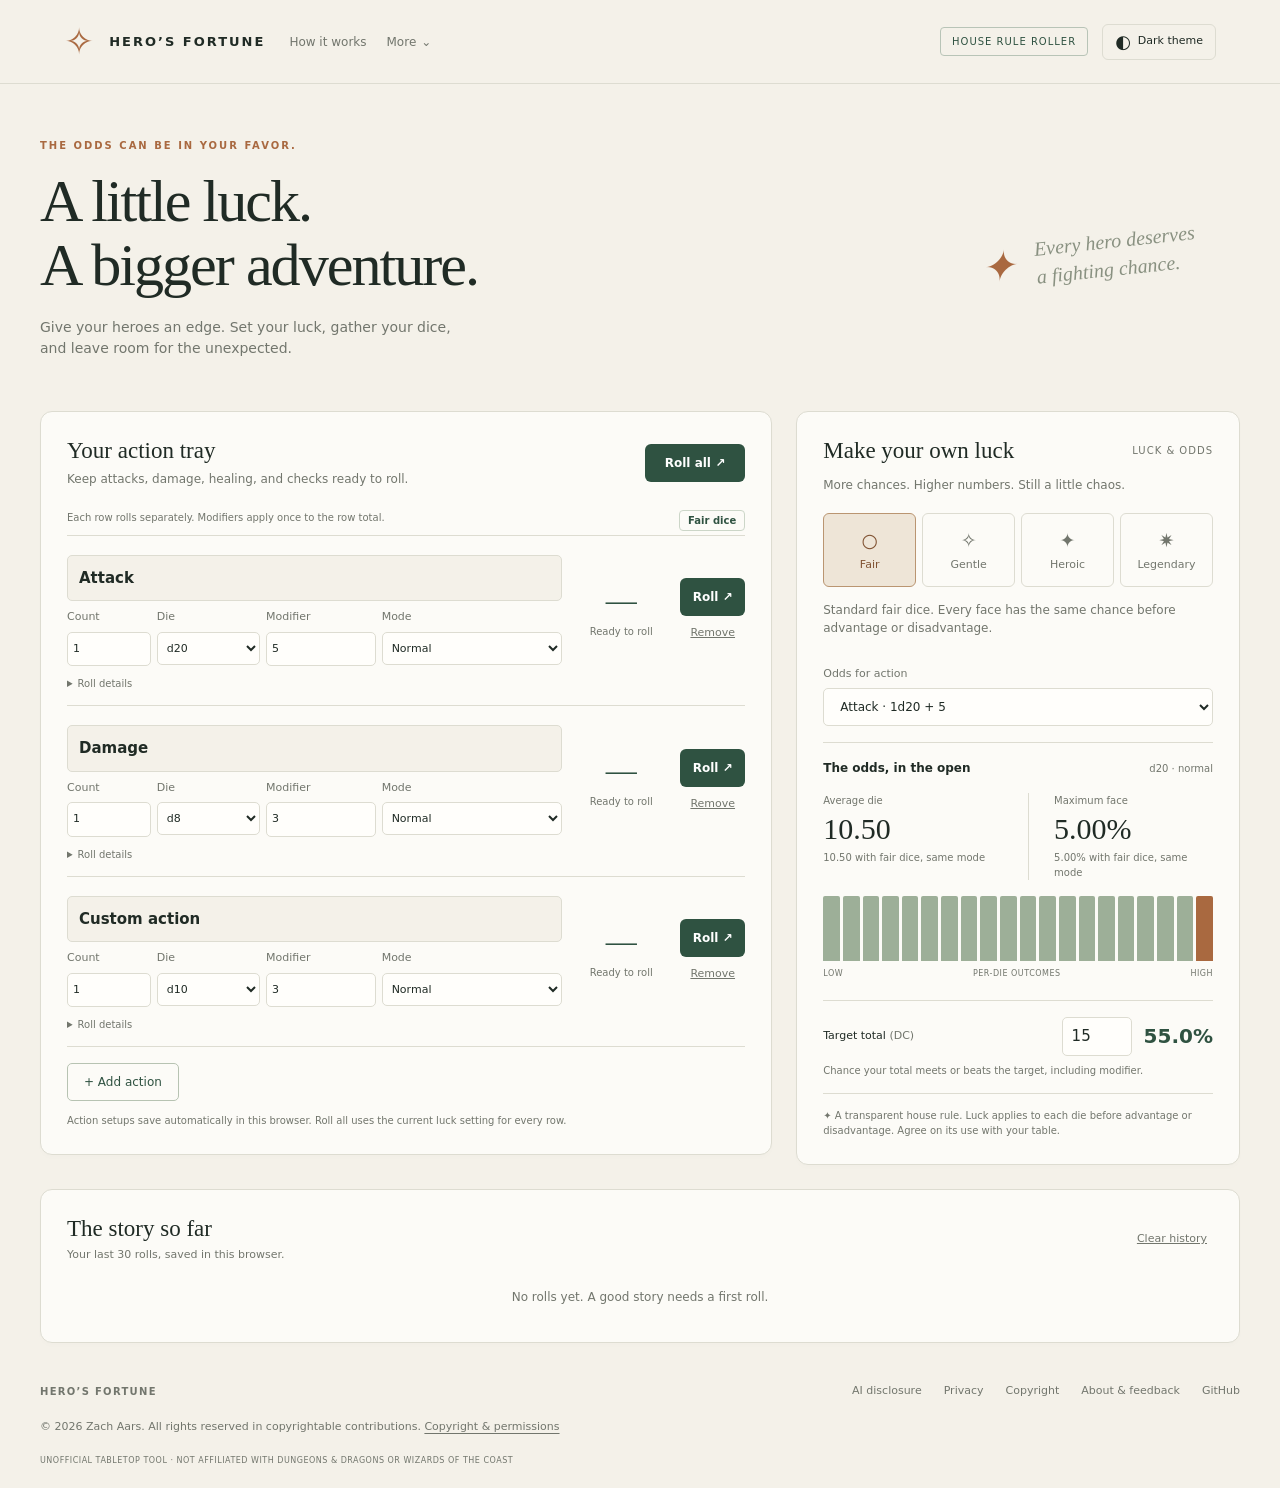
<file: docs/index.html>
<!doctype html>
<html lang="en">

<head>
    <meta charset="utf-8">
    <meta name="viewport" content="width=device-width,initial-scale=1">
    <meta name="theme-color" content="#171b19">
    <title>Hero’s Fortune · A little luck goes a long way</title>
    <meta name="description" content="An adjustable, transparent luck-based dice roller for tabletop adventures.">
    <script src="theme.js?v=f39b59222ed9"></script>
    <link rel="stylesheet" href="style.css?v=1e062d28a189">
    <script src="navigation.js?v=d73ec4e898df" defer></script>
</head>

<body>
    <header>
        <div class="brand-nav">
            <a class="brand" href="./"><span class="brand-icon">✧</span> HERO’S FORTUNE</a>
            <nav class="main-nav" aria-label="Main navigation">
                <a class="nav-link" href="how-it-works.html">How it works</a>
                <details class="site-menu"><summary class="nav-link">More <span aria-hidden="true">⌄</span></summary><div class="site-menu-links"><a href="ai-disclosure.html">AI disclosure</a><a href="privacy.html">Privacy & saved data</a><a href="updates.html">Updates & roadmap</a><a href="about.html">About & feedback</a><a href="copyright.html">Copyright & permissions</a></div></details>
            </nav>
        </div>
        <span class="header-note">FOR THE STORIES WORTH TELLING</span>
        <div class="header-controls"><span class="house">HOUSE RULE ROLLER</span><button id="themeToggle" class="theme-toggle" type="button" aria-label="Dark theme" aria-pressed="false"><span aria-hidden="true">◐</span> Dark theme</button></div>
    </header>
    <main>
        <div class="intro">
            <div>
                <p class="eyebrow">THE ODDS CAN BE IN YOUR FAVOR.</p>
                <h1>A little luck.<br>A bigger adventure.</h1>
                <p class="sub">Give your heroes an edge. Set your luck, gather your dice,<br class="desktop"> and leave
                    room for the unexpected.</p>
            </div>
            <div class="intro-note"><span>✦</span>
                <p>Every hero deserves<br>a fighting chance.</p>
            </div>
        </div>
        <div class="workspace">
            <section class="actions panel" aria-labelledby="actionsHeading">
                <div class="section-head">
                    <div>
                        <h2 id="actionsHeading">Your action tray</h2>
                        <p class="muted">Keep attacks, damage, healing, and checks ready to roll.</p>
                    </div><button id="rollAll" class="small-primary">Roll all ↗</button>
                </div>
                <div class="actions-note"><span>Each row rolls separately. Modifiers apply once to the row
                        total.</span><strong id="actionLuck">Fair dice</strong></div>
                <div id="actionsList"></div>
                <div class="actions-footer"><button id="addAction" class="outline-button">+ Add action</button><span
                        id="actionStatus" role="status"></span></div>
                <p class="muted storage-note">Action setups save automatically in this browser. Roll all uses the
                    current luck setting for every row.</p>
            </section>
            <aside>
                <section class="luck panel">
                    <div class="section-head">
                        <h2>Make your own luck</h2><span>LUCK & ODDS</span>
                    </div>
                    <p class="muted">More chances. Higher numbers. Still a little chaos.</p>
                    <div id="luckOptions" class="luck-options" role="group" aria-label="Luck strength"></div>
                    <p class="mechanic" id="mechanic"></p><label class="odds-picker" for="oddsAction">Odds for
                        action<select id="oddsAction"></select></label>
                    <p id="oddsEmpty" class="muted" hidden>Add an action to see its odds.</p>
                    <div id="oddsContent">
                        <div class="odds-header">
                            <h3>The odds, in the open</h3><span id="oddsTag">1d20</span>
                        </div>
                        <div class="stats">
                            <div><span>Average die</span><strong id="average"></strong><small id="fairAverage"></small>
                            </div>
                            <div><span>Maximum face</span><strong id="maxChance"></strong><small id="fairMax"></small>
                            </div>
                        </div>
                        <div id="chart" class="chart" aria-label="Probability distribution"></div>
                        <div class="axis"><span>LOW</span><span>PER-DIE OUTCOMES</span><span>HIGH</span></div>
                        <div class="target-row"><label for="target">Target total <span>(DC)</span></label><input
                                type="number" id="target" min="-100" max="1100" value="15"><strong
                                id="success"></strong></div>
                        <p class="target-note">Chance your total meets or beats the target, including modifier.</p>
                    </div>
                    <p class="rule-note">✦ A transparent house rule. Luck applies to each die before advantage or
                        disadvantage. Agree on its use with your table.</p>
                </section>
            </aside>
        </div>
        <section class="history panel">
            <div class="section-head">
                <div>
                    <h2>The story so far</h2><span class="muted history-sub">Your last 30 rolls, saved in this
                        browser.</span>
                </div><button id="clear" class="text-button">Clear history</button>
            </div>
            <div id="history"></div>
        </section>
        <footer class="site-footer"><div class="footer-top"><a class="footer-home" href="./">HERO’S FORTUNE</a><nav class="footer-links" aria-label="Footer navigation"><a href="ai-disclosure.html">AI disclosure</a><a href="privacy.html">Privacy</a><a href="copyright.html">Copyright</a><a href="about.html">About & feedback</a><a href="https://github.com/JasonAlkain/heros-fortune-dice">GitHub</a></nav></div><p class="copyright-notice">© 2026 Zach Aars. All rights reserved in copyrightable contributions. <a href="copyright.html">Copyright & permissions</a></p><p class="footer-note">UNOFFICIAL TABLETOP TOOL · NOT AFFILIATED WITH DUNGEONS & DRAGONS OR WIZARDS OF THE COAST</p></footer>
    </main>
    <script src="core.js?v=a8784c1410c3"></script>
    <script src="app.js?v=8102662a9580"></script>
</body>

</html>
</file>
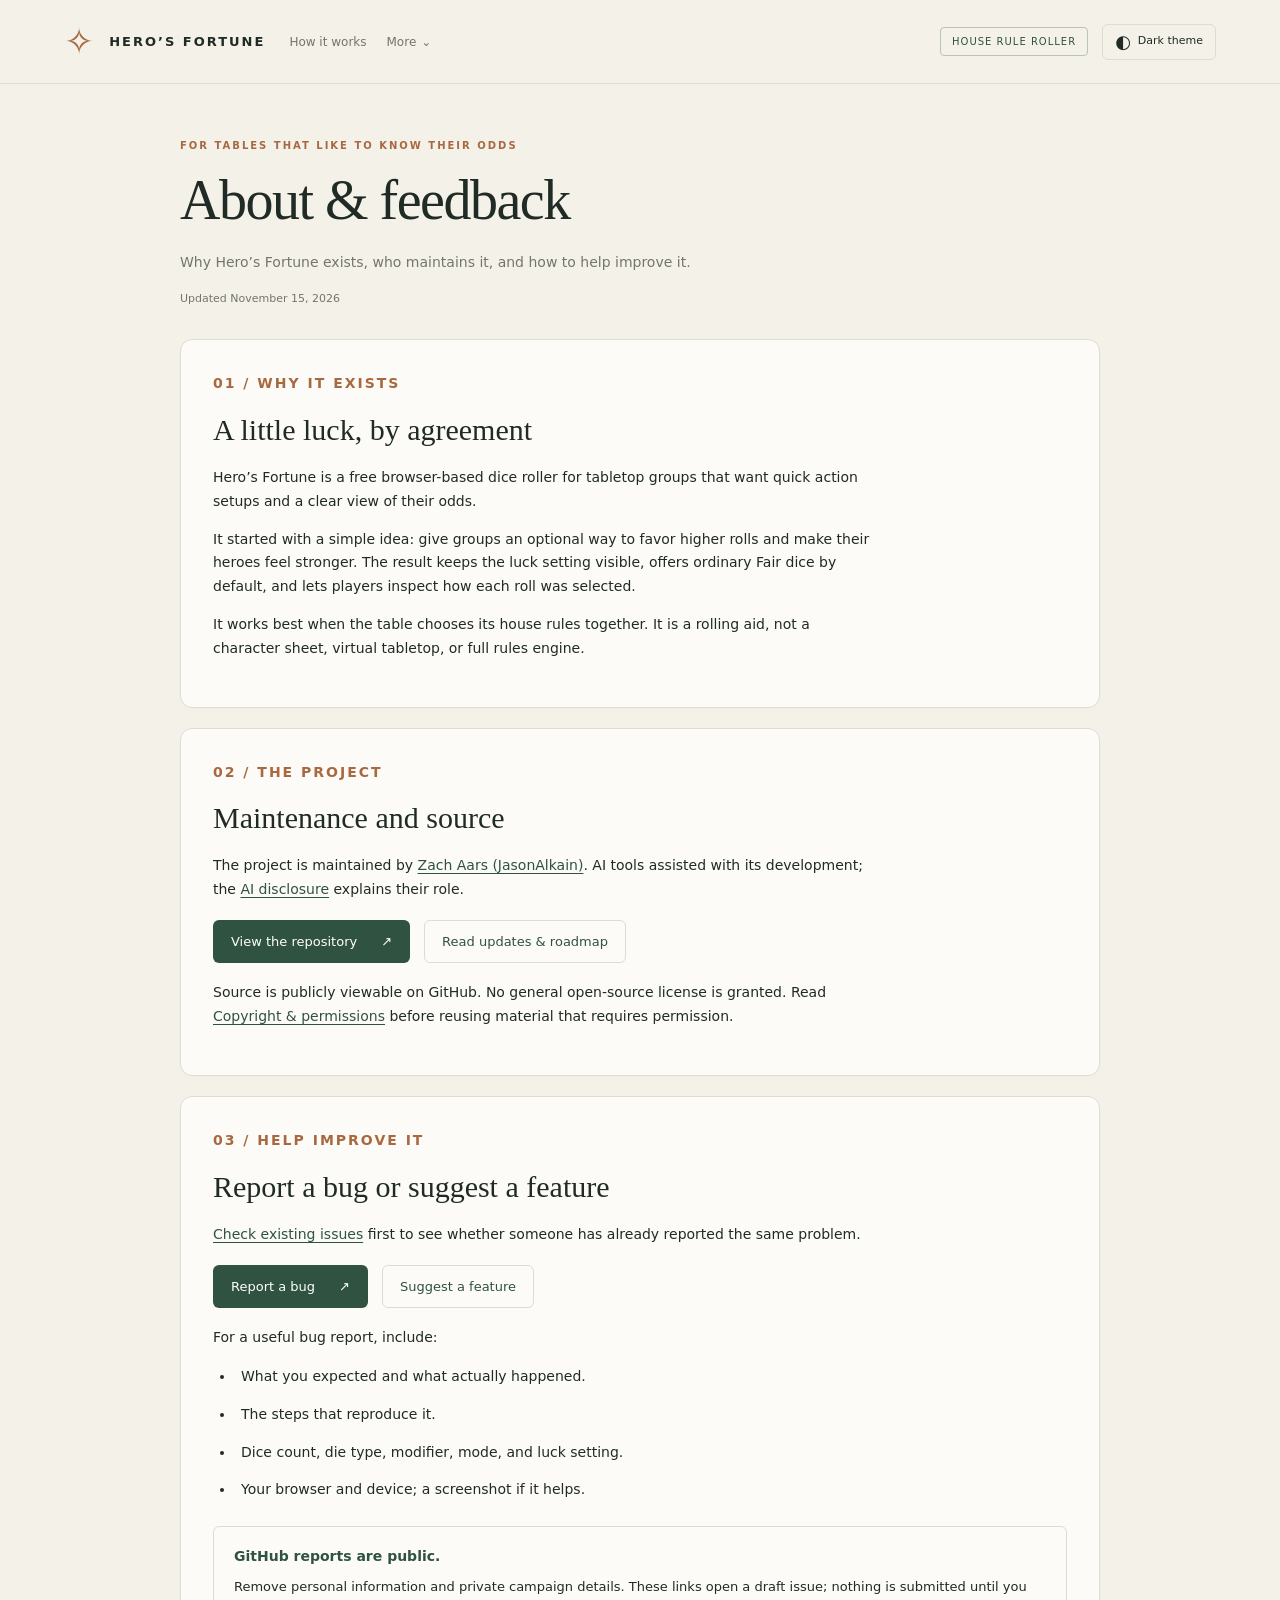
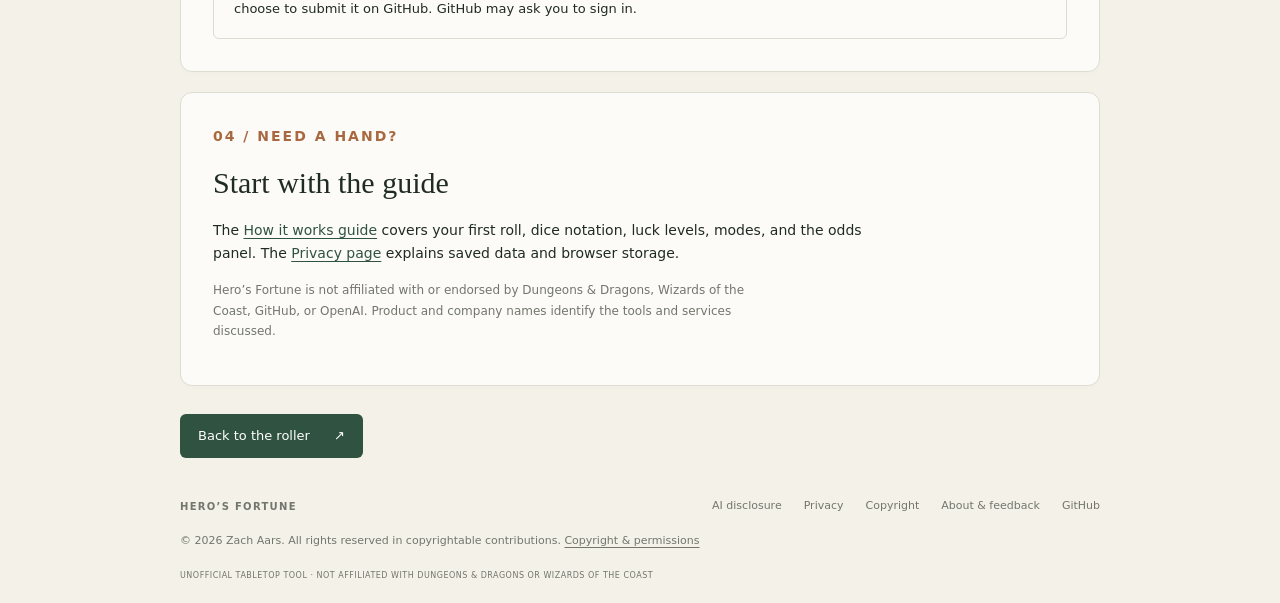
<file: docs/about.html>
<!doctype html>
<html lang="en">
<head>
    <meta charset="utf-8">
    <meta name="viewport" content="width=device-width,initial-scale=1">
    <meta name="theme-color" content="#171b19">
    <title>About & feedback · Hero’s Fortune</title>
    <meta name="description" content="Why Hero’s Fortune exists, who maintains it, and how to help improve it.">
    <script src="theme.js?v=f39b59222ed9"></script>
    <script src="navigation.js?v=d73ec4e898df" defer></script>
    <link rel="stylesheet" href="style.css?v=1e062d28a189">
</head>
<body>
    <a class="skip-link" href="#content">Skip to content</a>
    <header>
        <div class="brand-nav">
            <a class="brand" href="./"><span class="brand-icon">✧</span> HERO’S FORTUNE</a>
            <nav class="main-nav" aria-label="Main navigation">
                <a class="nav-link" href="how-it-works.html">How it works</a>
                <details class="site-menu"><summary class="nav-link">More <span aria-hidden="true">⌄</span></summary><div class="site-menu-links"><a href="ai-disclosure.html">AI disclosure</a><a href="privacy.html">Privacy & saved data</a><a href="updates.html">Updates & roadmap</a><a href="about.html" aria-current="page">About & feedback</a><a href="copyright.html">Copyright & permissions</a></div></details>
            </nav>
        </div>
        <span class="header-note">FOR THE STORIES WORTH TELLING</span>
        <div class="header-controls"><span class="house">HOUSE RULE ROLLER</span><button id="themeToggle" class="theme-toggle" type="button" aria-label="Dark theme" aria-pressed="false"><span aria-hidden="true">◐</span> Dark theme</button></div>
    </header>
    <main id="content" class="guide-main info-main">
        <div class="guide-intro"><p class="eyebrow">FOR TABLES THAT LIKE TO KNOW THEIR ODDS</p><h1>About & feedback</h1><p class="sub">Why Hero’s Fortune exists, who maintains it, and how to help improve it.</p><p class="page-updated">Updated November 15, 2026</p></div>
        <section class="panel guide-section"><p class="eyebrow">01 / WHY IT EXISTS</p><h2>A little luck, by agreement</h2><p>Hero’s Fortune is a free browser-based dice roller for tabletop groups that want quick action setups and a clear view of their odds.</p><p>It started with a simple idea: give groups an optional way to favor higher rolls and make their heroes feel stronger. The result keeps the luck setting visible, offers ordinary Fair dice by default, and lets players inspect how each roll was selected.</p><p>It works best when the table chooses its house rules together. It is a rolling aid, not a character sheet, virtual tabletop, or full rules engine.</p></section><section class="panel guide-section"><p class="eyebrow">02 / THE PROJECT</p><h2>Maintenance and source</h2><p>The project is maintained by <a href="https://github.com/JasonAlkain">Zach Aars (JasonAlkain)</a>. AI tools assisted with its development; the <a href="ai-disclosure.html">AI disclosure</a> explains their role.</p><div class="info-actions"><a class="guide-cta" href="https://github.com/JasonAlkain/heros-fortune-dice">View the repository <span aria-hidden="true">↗</span></a><a class="outline-link" href="updates.html">Read updates & roadmap</a></div><p>Source is publicly viewable on GitHub. No general open-source license is granted. Read <a href="copyright.html">Copyright & permissions</a> before reusing material that requires permission.</p></section><section id="feedback" class="panel guide-section"><p class="eyebrow">03 / HELP IMPROVE IT</p><h2>Report a bug or suggest a feature</h2><p><a href="https://github.com/JasonAlkain/heros-fortune-dice/issues">Check existing issues</a> first to see whether someone has already reported the same problem.</p><div class="info-actions"><a class="guide-cta" href="https://github.com/JasonAlkain/heros-fortune-dice/issues/new?title=Bug%3A%20&body=What%20happened%3F%0A%0AWhat%20did%20you%20expect%3F%0A%0ASteps%20to%20reproduce%3A%0A1.%20%0A2.%20%0A3.%20%0A%0ADice%20count%20%2F%20die%20type%20%2F%20modifier%20%2F%20mode%20%2F%20luck%3A%0A%0ABrowser%20and%20device%3A%0A%0APlease%20remove%20personal%20information%20and%20private%20campaign%20details%20before%20submitting.">Report a bug <span aria-hidden="true">↗</span></a><a class="outline-link" href="https://github.com/JasonAlkain/heros-fortune-dice/issues/new?title=Feature%20request%3A%20&body=What%20would%20you%20like%20to%20do%3F%0A%0AWhat%20problem%20would%20this%20solve%20at%20your%20table%3F%0A%0AHow%20would%20you%20expect%20it%20to%20work%3F%0A%0APlease%20remove%20personal%20information%20and%20private%20campaign%20details%20before%20submitting.">Suggest a feature</a></div><p>For a useful bug report, include:</p><ul class="guide-list"><li>What you expected and what actually happened.</li><li>The steps that reproduce it.</li><li>Dice count, die type, modifier, mode, and luck setting.</li><li>Your browser and device; a screenshot if it helps.</li></ul><div class="guide-callout"><strong>GitHub reports are public.</strong><p>Remove personal information and private campaign details. These links open a draft issue; nothing is submitted until you choose to submit it on GitHub. GitHub may ask you to sign in.</p></div></section><section class="panel guide-section"><p class="eyebrow">04 / NEED A HAND?</p><h2>Start with the guide</h2><p>The <a href="how-it-works.html">How it works guide</a> covers your first roll, dice notation, luck levels, modes, and the odds panel. The <a href="privacy.html">Privacy page</a> explains saved data and browser storage.</p><p class="guide-fine">Hero’s Fortune is not affiliated with or endorsed by Dungeons & Dragons, Wizards of the Coast, GitHub, or OpenAI. Product and company names identify the tools and services discussed.</p></section>
        <a class="guide-cta" href="./">Back to the roller <span aria-hidden="true">↗</span></a>
        <footer class="site-footer"><div class="footer-top"><a class="footer-home" href="./">HERO’S FORTUNE</a><nav class="footer-links" aria-label="Footer navigation"><a href="ai-disclosure.html">AI disclosure</a><a href="privacy.html">Privacy</a><a href="copyright.html">Copyright</a><a href="about.html">About & feedback</a><a href="https://github.com/JasonAlkain/heros-fortune-dice">GitHub</a></nav></div><p class="copyright-notice">© 2026 Zach Aars. All rights reserved in copyrightable contributions. <a href="copyright.html">Copyright & permissions</a></p><p class="footer-note">UNOFFICIAL TABLETOP TOOL · NOT AFFILIATED WITH DUNGEONS & DRAGONS OR WIZARDS OF THE COAST</p></footer>
    </main>
</body>
</html>
</file>
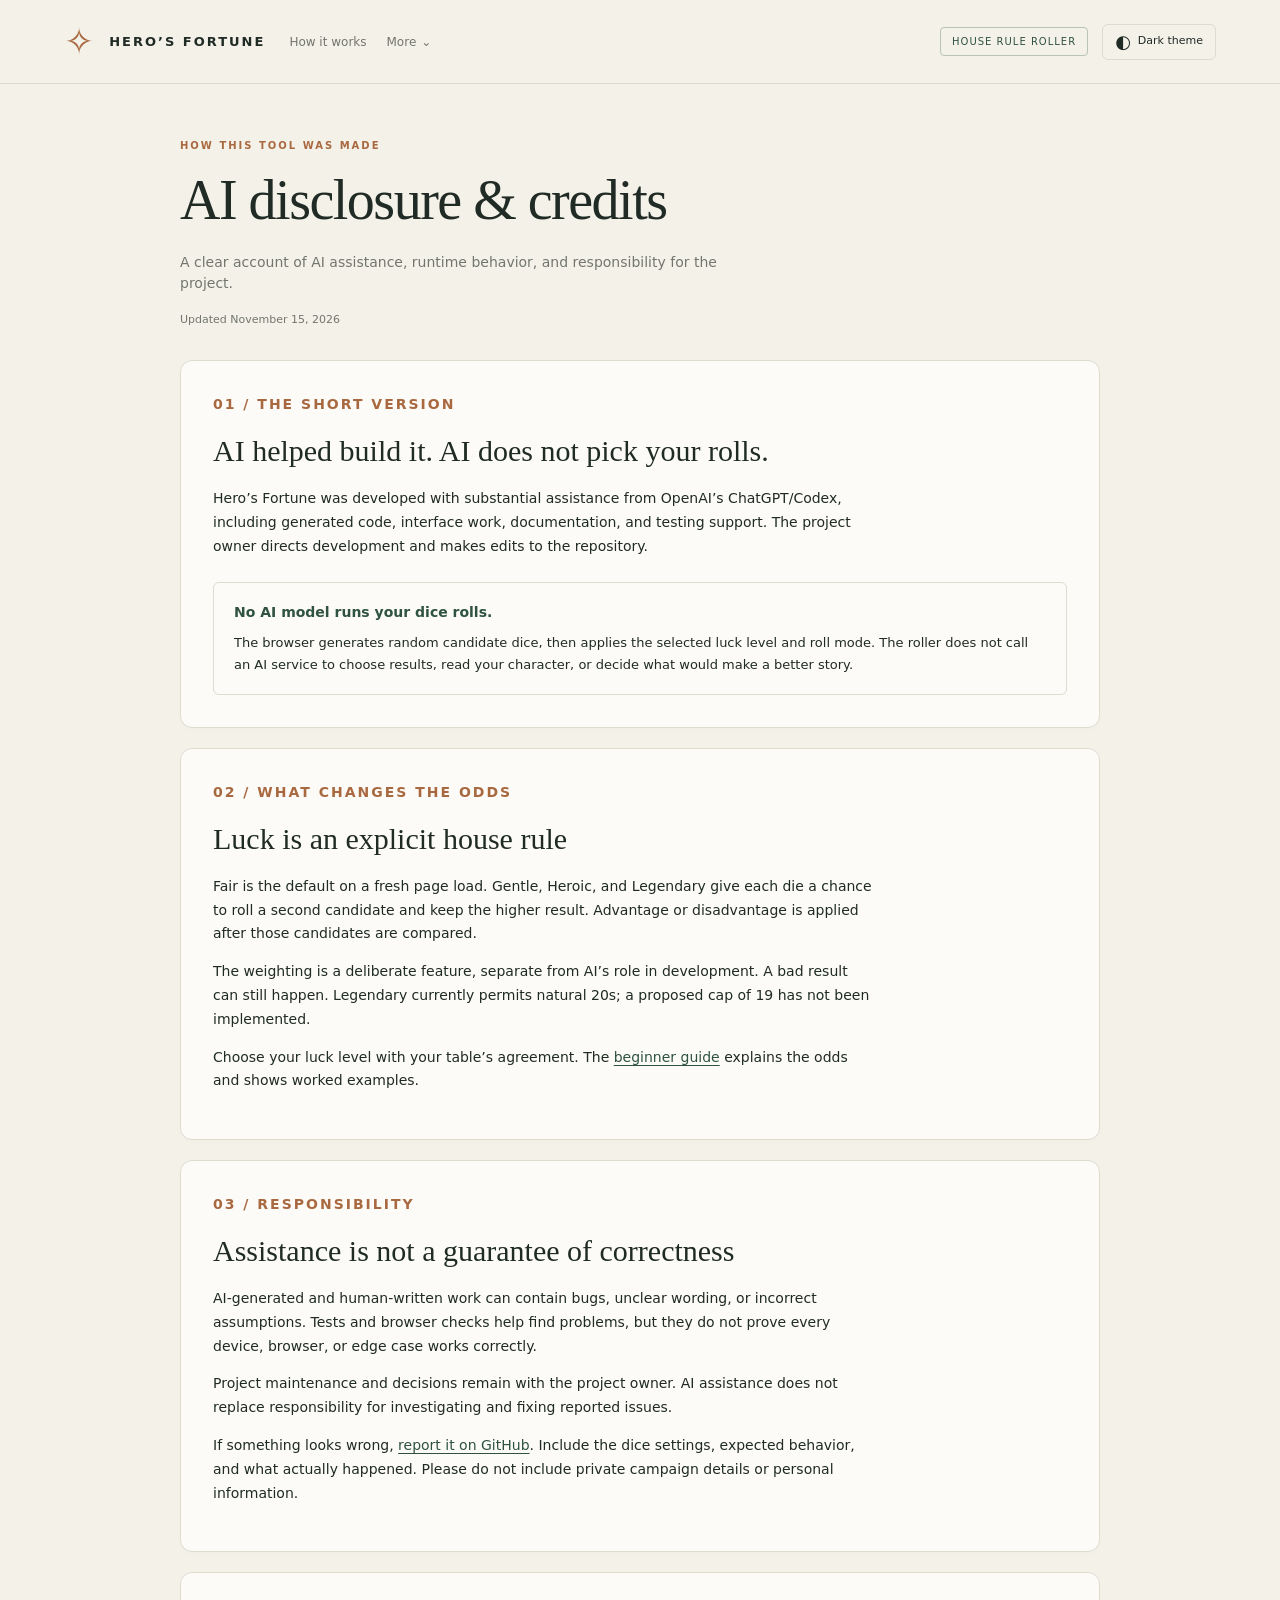
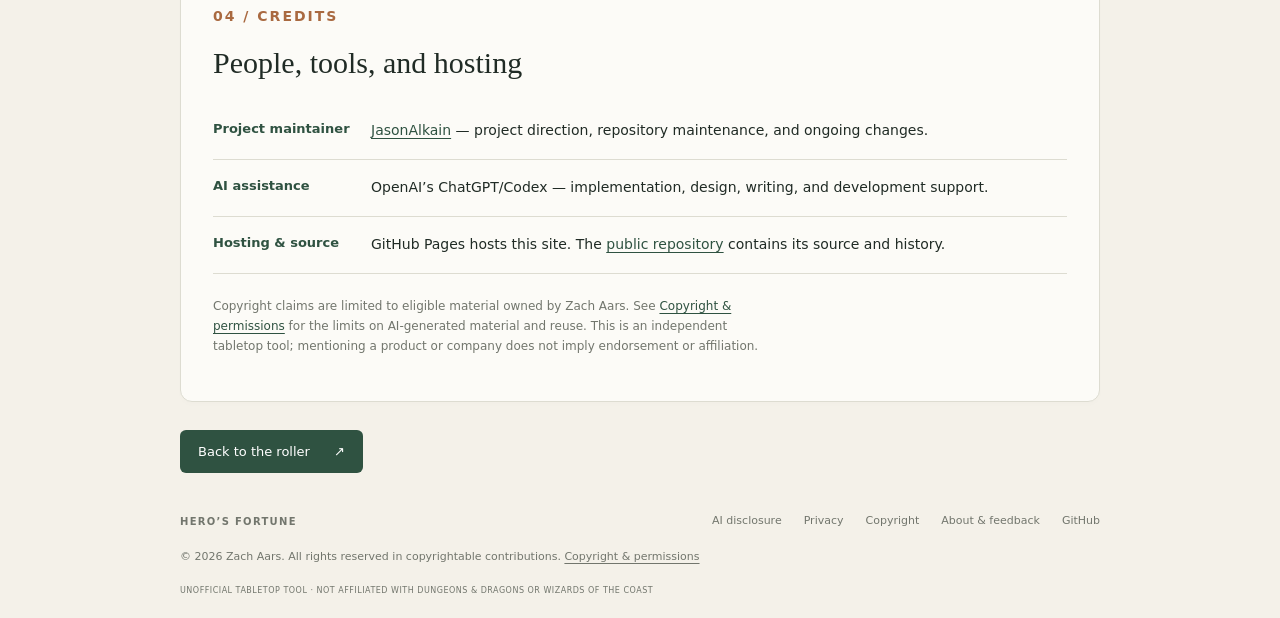
<file: docs/ai-disclosure.html>
<!doctype html>
<html lang="en">
<head>
    <meta charset="utf-8">
    <meta name="viewport" content="width=device-width,initial-scale=1">
    <meta name="theme-color" content="#171b19">
    <title>AI disclosure & credits · Hero’s Fortune</title>
    <meta name="description" content="A clear account of AI assistance, runtime behavior, and responsibility for the project.">
    <script src="theme.js?v=f39b59222ed9"></script>
    <script src="navigation.js?v=d73ec4e898df" defer></script>
    <link rel="stylesheet" href="style.css?v=1e062d28a189">
</head>
<body>
    <a class="skip-link" href="#content">Skip to content</a>
    <header>
        <div class="brand-nav">
            <a class="brand" href="./"><span class="brand-icon">✧</span> HERO’S FORTUNE</a>
            <nav class="main-nav" aria-label="Main navigation">
                <a class="nav-link" href="how-it-works.html">How it works</a>
                <details class="site-menu"><summary class="nav-link">More <span aria-hidden="true">⌄</span></summary><div class="site-menu-links"><a href="ai-disclosure.html" aria-current="page">AI disclosure</a><a href="privacy.html">Privacy & saved data</a><a href="updates.html">Updates & roadmap</a><a href="about.html">About & feedback</a><a href="copyright.html">Copyright & permissions</a></div></details>
            </nav>
        </div>
        <span class="header-note">FOR THE STORIES WORTH TELLING</span>
        <div class="header-controls"><span class="house">HOUSE RULE ROLLER</span><button id="themeToggle" class="theme-toggle" type="button" aria-label="Dark theme" aria-pressed="false"><span aria-hidden="true">◐</span> Dark theme</button></div>
    </header>
    <main id="content" class="guide-main info-main">
        <div class="guide-intro"><p class="eyebrow">HOW THIS TOOL WAS MADE</p><h1>AI disclosure & credits</h1><p class="sub">A clear account of AI assistance, runtime behavior, and responsibility for the project.</p><p class="page-updated">Updated November 15, 2026</p></div>
        <section class="panel guide-section"><p class="eyebrow">01 / THE SHORT VERSION</p><h2>AI helped build it. AI does not pick your rolls.</h2><p>Hero’s Fortune was developed with substantial assistance from OpenAI’s ChatGPT/Codex, including generated code, interface work, documentation, and testing support. The project owner directs development and makes edits to the repository.</p><div class="guide-callout"><strong>No AI model runs your dice rolls.</strong><p>The browser generates random candidate dice, then applies the selected luck level and roll mode. The roller does not call an AI service to choose results, read your character, or decide what would make a better story.</p></div></section><section class="panel guide-section"><p class="eyebrow">02 / WHAT CHANGES THE ODDS</p><h2>Luck is an explicit house rule</h2><p>Fair is the default on a fresh page load. Gentle, Heroic, and Legendary give each die a chance to roll a second candidate and keep the higher result. Advantage or disadvantage is applied after those candidates are compared.</p><p>The weighting is a deliberate feature, separate from AI’s role in development. A bad result can still happen. Legendary currently permits natural 20s; a proposed cap of 19 has not been implemented.</p><p>Choose your luck level with your table’s agreement. The <a href="how-it-works.html#luck">beginner guide</a> explains the odds and shows worked examples.</p></section><section class="panel guide-section"><p class="eyebrow">03 / RESPONSIBILITY</p><h2>Assistance is not a guarantee of correctness</h2><p>AI-generated and human-written work can contain bugs, unclear wording, or incorrect assumptions. Tests and browser checks help find problems, but they do not prove every device, browser, or edge case works correctly.</p><p>Project maintenance and decisions remain with the project owner. AI assistance does not replace responsibility for investigating and fixing reported issues.</p><p>If something looks wrong, <a href="https://github.com/JasonAlkain/heros-fortune-dice/issues/new">report it on GitHub</a>. Include the dice settings, expected behavior, and what actually happened. Please do not include private campaign details or personal information.</p></section><section class="panel guide-section"><p class="eyebrow">04 / CREDITS</p><h2>People, tools, and hosting</h2><dl class="guide-definitions"><div><dt>Project maintainer</dt><dd><a href="https://github.com/JasonAlkain">JasonAlkain</a> — project direction, repository maintenance, and ongoing changes.</dd></div><div><dt>AI assistance</dt><dd>OpenAI’s ChatGPT/Codex — implementation, design, writing, and development support.</dd></div><div><dt>Hosting & source</dt><dd>GitHub Pages hosts this site. The <a href="https://github.com/JasonAlkain/heros-fortune-dice">public repository</a> contains its source and history.</dd></div></dl><p class="guide-fine">Copyright claims are limited to eligible material owned by Zach Aars. See <a href="copyright.html">Copyright & permissions</a> for the limits on AI-generated material and reuse. This is an independent tabletop tool; mentioning a product or company does not imply endorsement or affiliation.</p></section>
        <a class="guide-cta" href="./">Back to the roller <span aria-hidden="true">↗</span></a>
        <footer class="site-footer"><div class="footer-top"><a class="footer-home" href="./">HERO’S FORTUNE</a><nav class="footer-links" aria-label="Footer navigation"><a href="ai-disclosure.html">AI disclosure</a><a href="privacy.html">Privacy</a><a href="copyright.html">Copyright</a><a href="about.html">About & feedback</a><a href="https://github.com/JasonAlkain/heros-fortune-dice">GitHub</a></nav></div><p class="copyright-notice">© 2026 Zach Aars. All rights reserved in copyrightable contributions. <a href="copyright.html">Copyright & permissions</a></p><p class="footer-note">UNOFFICIAL TABLETOP TOOL · NOT AFFILIATED WITH DUNGEONS & DRAGONS OR WIZARDS OF THE COAST</p></footer>
    </main>
</body>
</html>
</file>
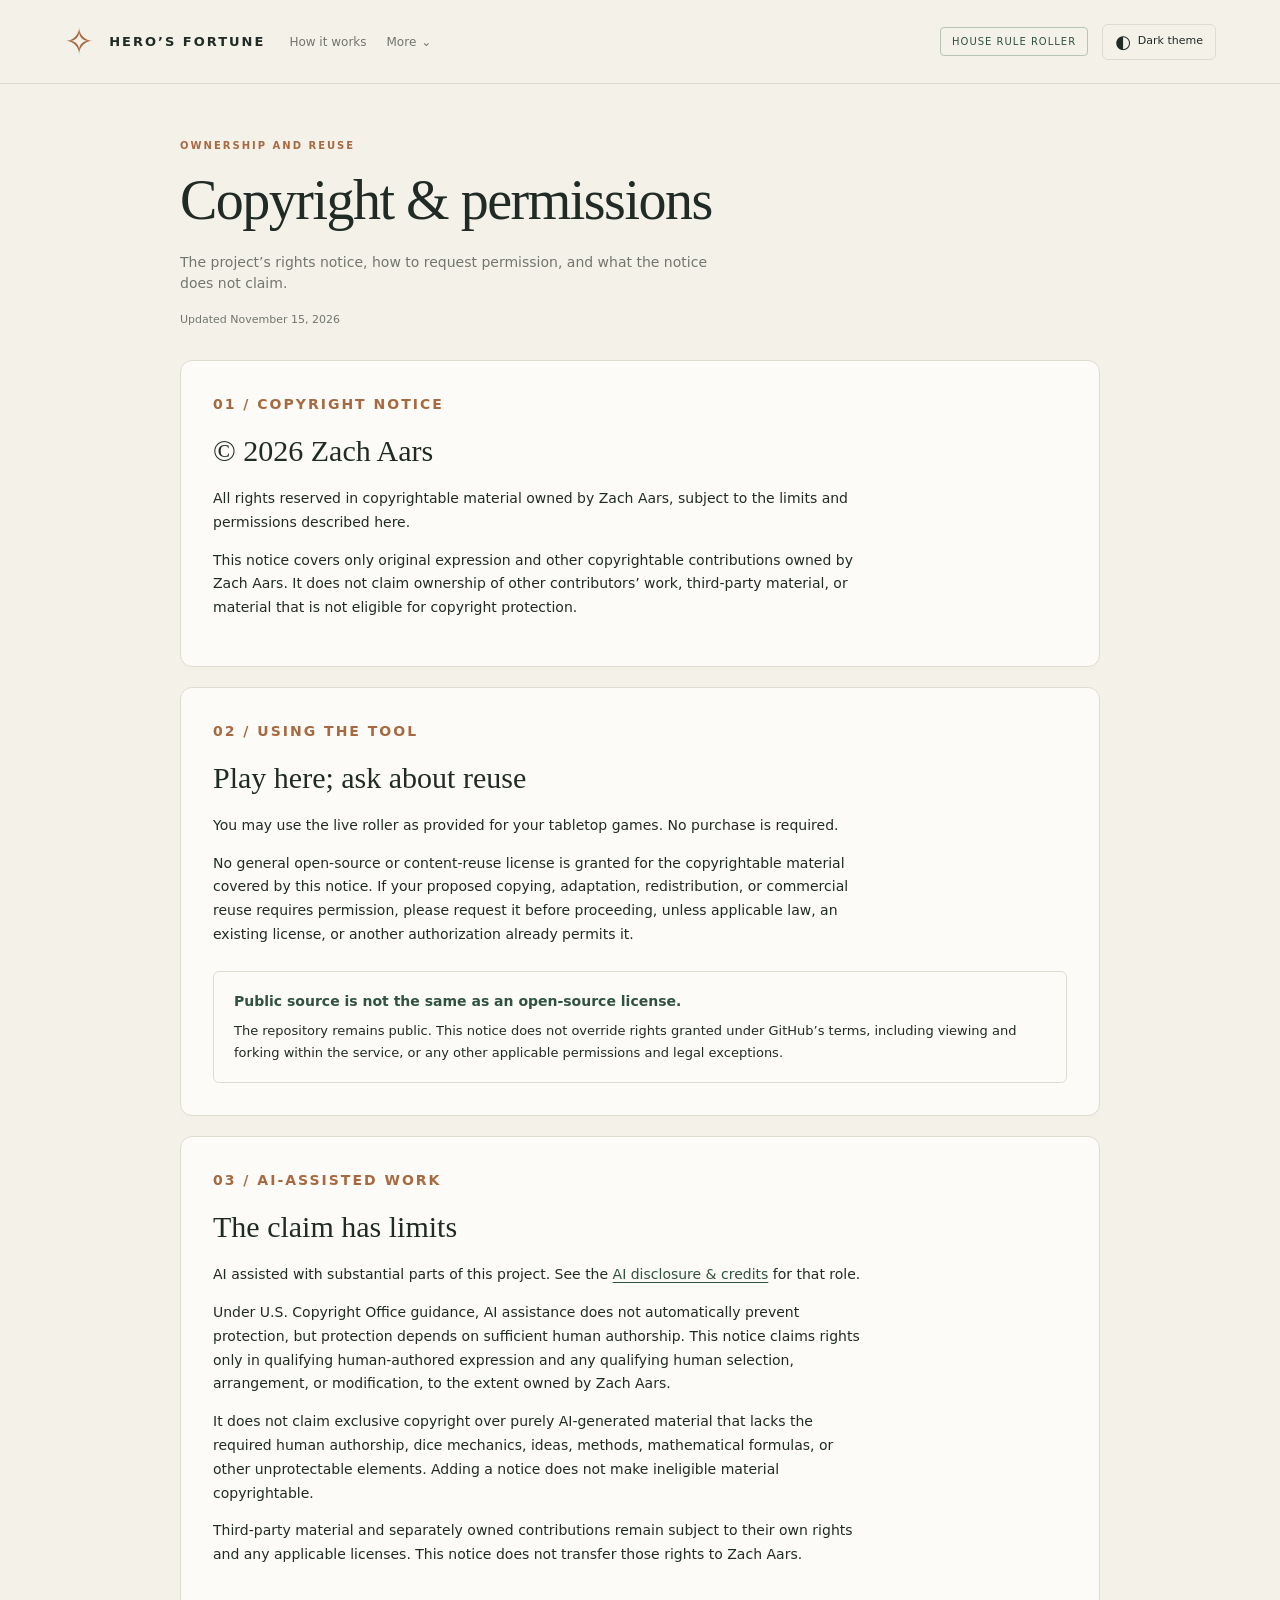
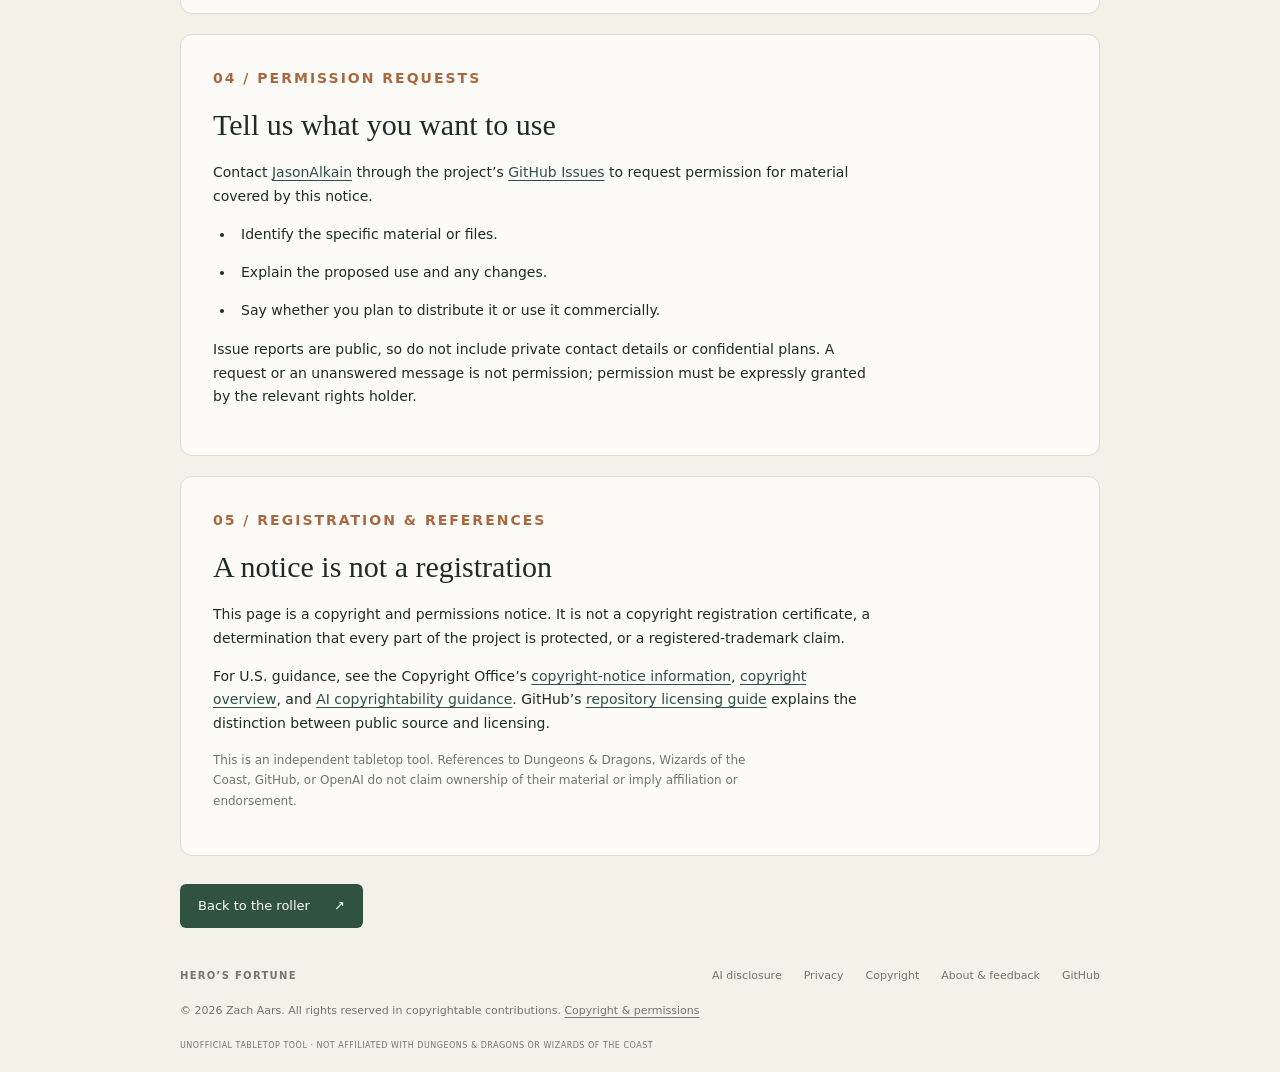
<file: docs/copyright.html>
<!doctype html>
<html lang="en">
<head>
    <meta charset="utf-8">
    <meta name="viewport" content="width=device-width,initial-scale=1">
    <meta name="theme-color" content="#171b19">
    <title>Copyright & permissions · Hero’s Fortune</title>
    <meta name="description" content="Copyright notice, reuse permissions, and the limits of claims over AI-assisted material in Hero’s Fortune.">
    <script src="theme.js?v=f39b59222ed9"></script>
    <script src="navigation.js?v=d73ec4e898df" defer></script>
    <link rel="stylesheet" href="style.css?v=1e062d28a189">
</head>
<body>
    <a class="skip-link" href="#content">Skip to content</a>
    <header>
        <div class="brand-nav">
            <a class="brand" href="./"><span class="brand-icon">✧</span> HERO’S FORTUNE</a>
            <nav class="main-nav" aria-label="Main navigation">
                <a class="nav-link" href="how-it-works.html">How it works</a>
                <details class="site-menu"><summary class="nav-link">More <span aria-hidden="true">⌄</span></summary><div class="site-menu-links"><a href="ai-disclosure.html">AI disclosure</a><a href="privacy.html">Privacy & saved data</a><a href="updates.html">Updates & roadmap</a><a href="about.html">About & feedback</a><a href="copyright.html" aria-current="page">Copyright & permissions</a></div></details>
            </nav>
        </div>
        <span class="header-note">FOR THE STORIES WORTH TELLING</span>
        <div class="header-controls"><span class="house">HOUSE RULE ROLLER</span><button id="themeToggle" class="theme-toggle" type="button" aria-label="Dark theme" aria-pressed="false"><span aria-hidden="true">◐</span> Dark theme</button></div>
    </header>
    <main id="content" class="guide-main info-main">
        <div class="guide-intro"><p class="eyebrow">OWNERSHIP AND REUSE</p><h1>Copyright & permissions</h1><p class="sub">The project’s rights notice, how to request permission, and what the notice does not claim.</p><p class="page-updated">Updated November 15, 2026</p></div>
        <section class="panel guide-section"><p class="eyebrow">01 / COPYRIGHT NOTICE</p><h2>© 2026 Zach Aars</h2><p>All rights reserved in copyrightable material owned by Zach Aars, subject to the limits and permissions described here.</p><p>This notice covers only original expression and other copyrightable contributions owned by Zach Aars. It does not claim ownership of other contributors’ work, third-party material, or material that is not eligible for copyright protection.</p></section>
<section class="panel guide-section"><p class="eyebrow">02 / USING THE TOOL</p><h2>Play here; ask about reuse</h2><p>You may use the live roller as provided for your tabletop games. No purchase is required.</p><p>No general open-source or content-reuse license is granted for the copyrightable material covered by this notice. If your proposed copying, adaptation, redistribution, or commercial reuse requires permission, please request it before proceeding, unless applicable law, an existing license, or another authorization already permits it.</p><div class="guide-callout"><strong>Public source is not the same as an open-source license.</strong><p>The repository remains public. This notice does not override rights granted under GitHub’s terms, including viewing and forking within the service, or any other applicable permissions and legal exceptions.</p></div></section>
<section class="panel guide-section"><p class="eyebrow">03 / AI-ASSISTED WORK</p><h2>The claim has limits</h2><p>AI assisted with substantial parts of this project. See the <a href="ai-disclosure.html">AI disclosure & credits</a> for that role.</p><p>Under U.S. Copyright Office guidance, AI assistance does not automatically prevent protection, but protection depends on sufficient human authorship. This notice claims rights only in qualifying human-authored expression and any qualifying human selection, arrangement, or modification, to the extent owned by Zach Aars.</p><p>It does not claim exclusive copyright over purely AI-generated material that lacks the required human authorship, dice mechanics, ideas, methods, mathematical formulas, or other unprotectable elements. Adding a notice does not make ineligible material copyrightable.</p><p>Third-party material and separately owned contributions remain subject to their own rights and any applicable licenses. This notice does not transfer those rights to Zach Aars.</p></section>
<section class="panel guide-section"><p class="eyebrow">04 / PERMISSION REQUESTS</p><h2>Tell us what you want to use</h2><p>Contact <a href="https://github.com/JasonAlkain">JasonAlkain</a> through the project’s <a href="https://github.com/JasonAlkain/heros-fortune-dice/issues/new?title=Permission%20request">GitHub Issues</a> to request permission for material covered by this notice.</p><ul class="guide-list"><li>Identify the specific material or files.</li><li>Explain the proposed use and any changes.</li><li>Say whether you plan to distribute it or use it commercially.</li></ul><p>Issue reports are public, so do not include private contact details or confidential plans. A request or an unanswered message is not permission; permission must be expressly granted by the relevant rights holder.</p></section>
<section class="panel guide-section"><p class="eyebrow">05 / REGISTRATION & REFERENCES</p><h2>A notice is not a registration</h2><p>This page is a copyright and permissions notice. It is not a copyright registration certificate, a determination that every part of the project is protected, or a registered-trademark claim.</p><p>For U.S. guidance, see the Copyright Office’s <a href="https://www.copyright.gov/help/faq-definitions.html">copyright-notice information</a>, <a href="https://www.copyright.gov/what-is-copyright/">copyright overview</a>, and <a href="https://www.copyright.gov/newsnet/2025/1060.html">AI copyrightability guidance</a>. GitHub’s <a href="https://docs.github.com/en/repositories/managing-your-repositorys-settings-and-features/customizing-your-repository/licensing-a-repository">repository licensing guide</a> explains the distinction between public source and licensing.</p><p class="guide-fine">This is an independent tabletop tool. References to Dungeons & Dragons, Wizards of the Coast, GitHub, or OpenAI do not claim ownership of their material or imply affiliation or endorsement.</p></section>
        <a class="guide-cta" href="./">Back to the roller <span aria-hidden="true">↗</span></a>
        <footer class="site-footer"><div class="footer-top"><a class="footer-home" href="./">HERO’S FORTUNE</a><nav class="footer-links" aria-label="Footer navigation"><a href="ai-disclosure.html">AI disclosure</a><a href="privacy.html">Privacy</a><a href="copyright.html">Copyright</a><a href="about.html">About & feedback</a><a href="https://github.com/JasonAlkain/heros-fortune-dice">GitHub</a></nav></div><p class="copyright-notice">© 2026 Zach Aars. All rights reserved in copyrightable contributions. <a href="copyright.html">Copyright & permissions</a></p><p class="footer-note">UNOFFICIAL TABLETOP TOOL · NOT AFFILIATED WITH DUNGEONS & DRAGONS OR WIZARDS OF THE COAST</p></footer>
    </main>
</body>
</html>
</file>
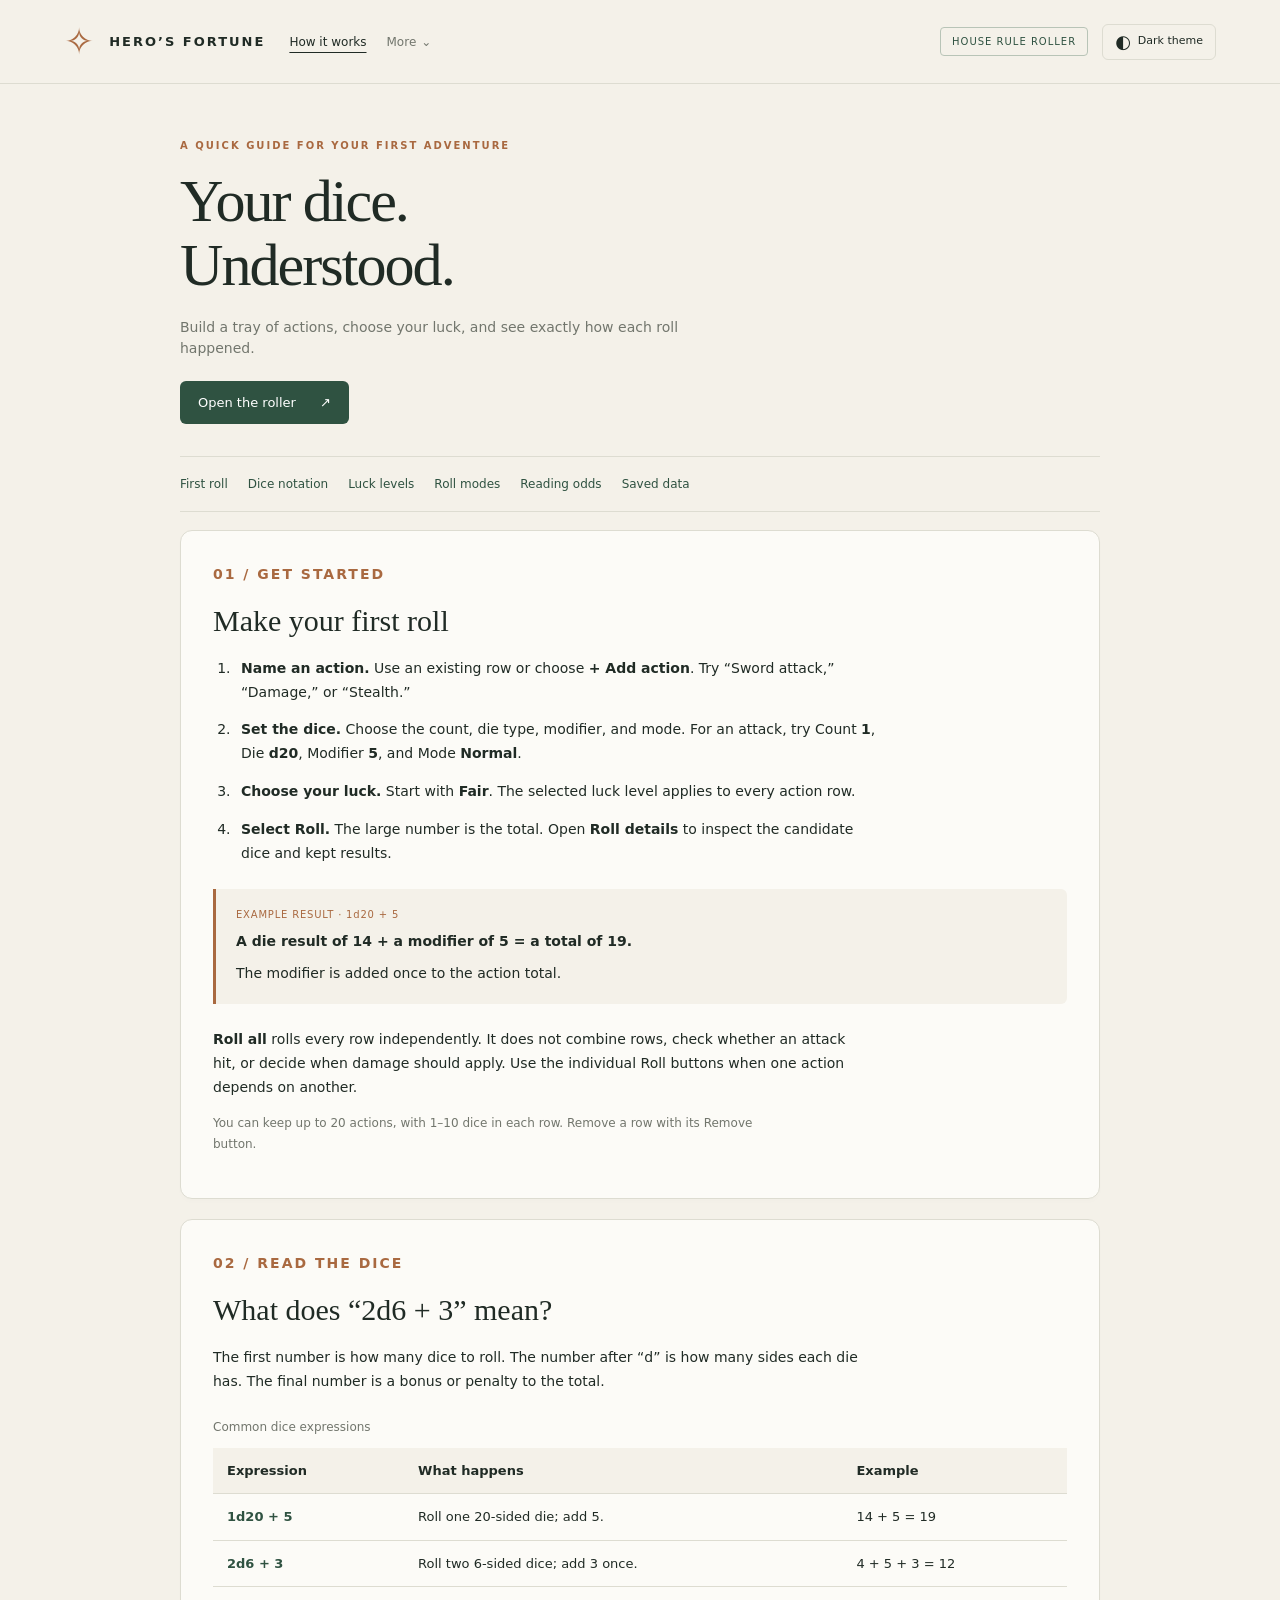
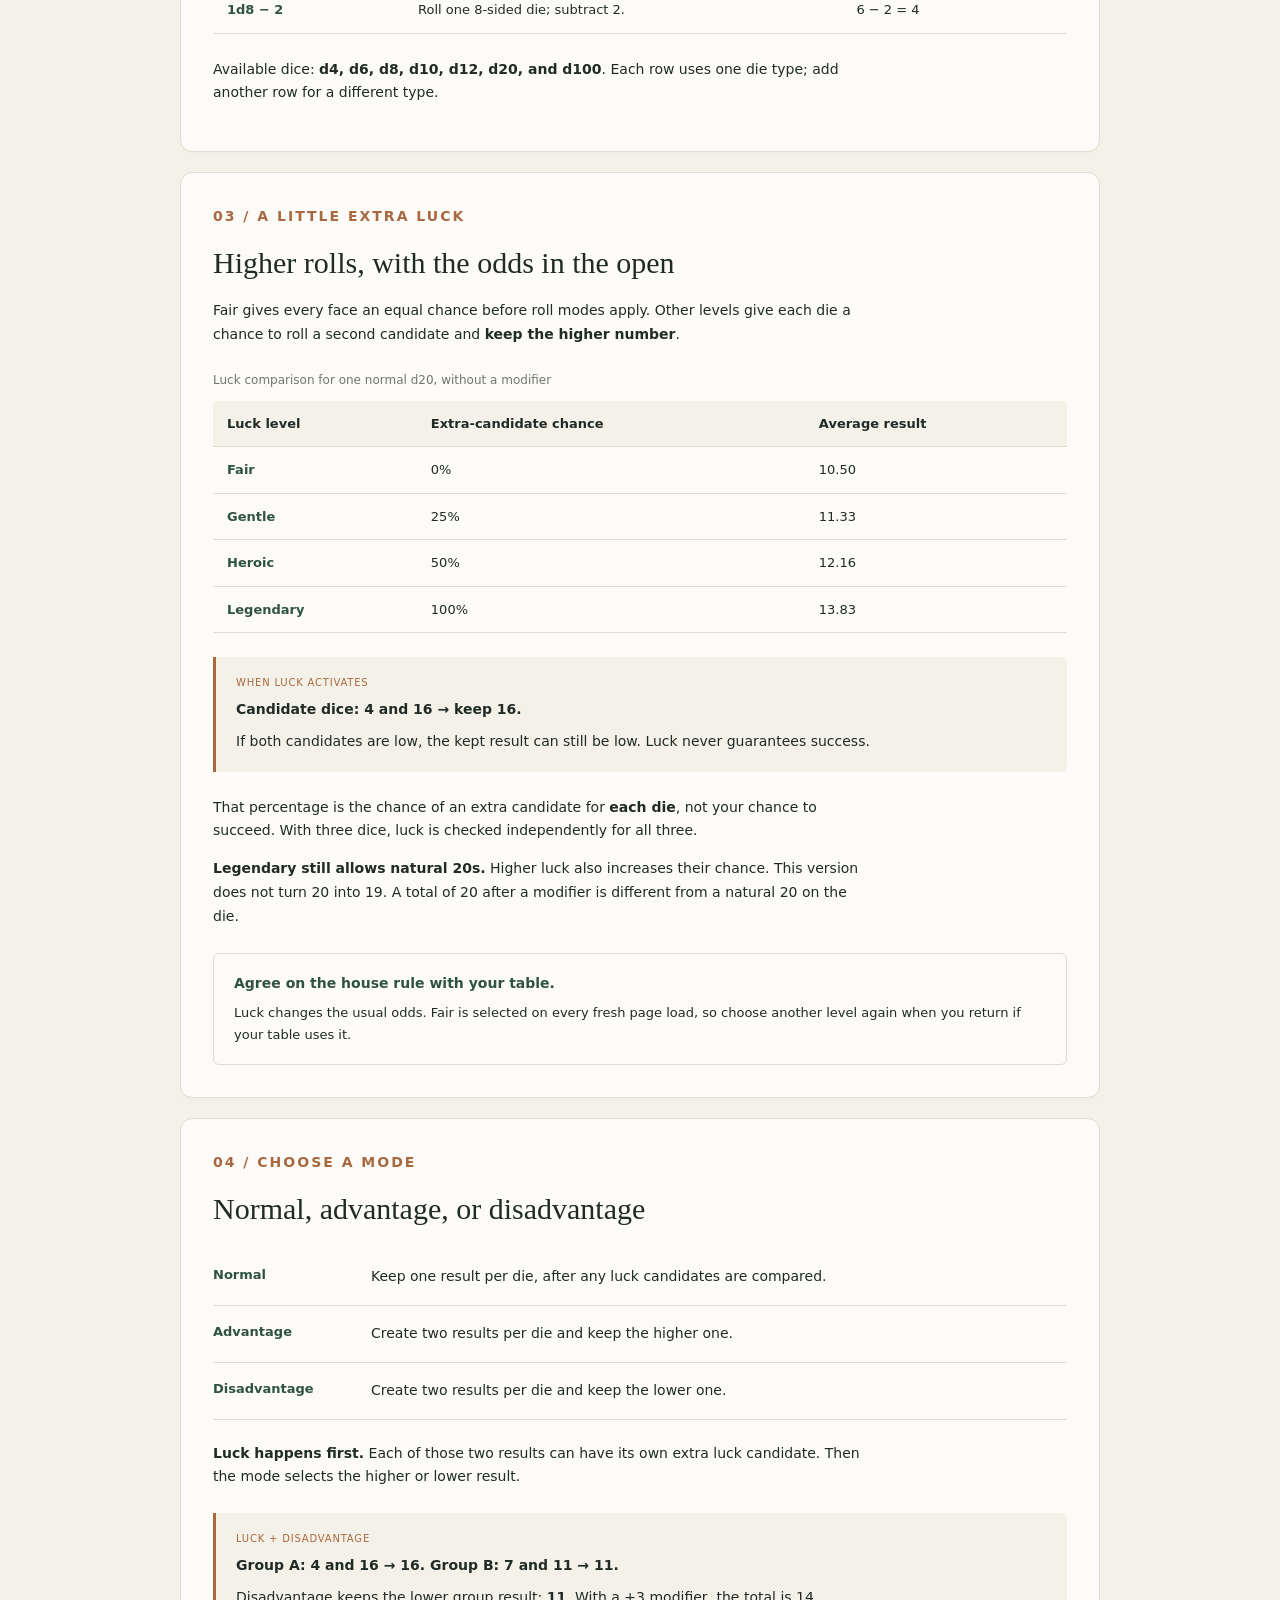
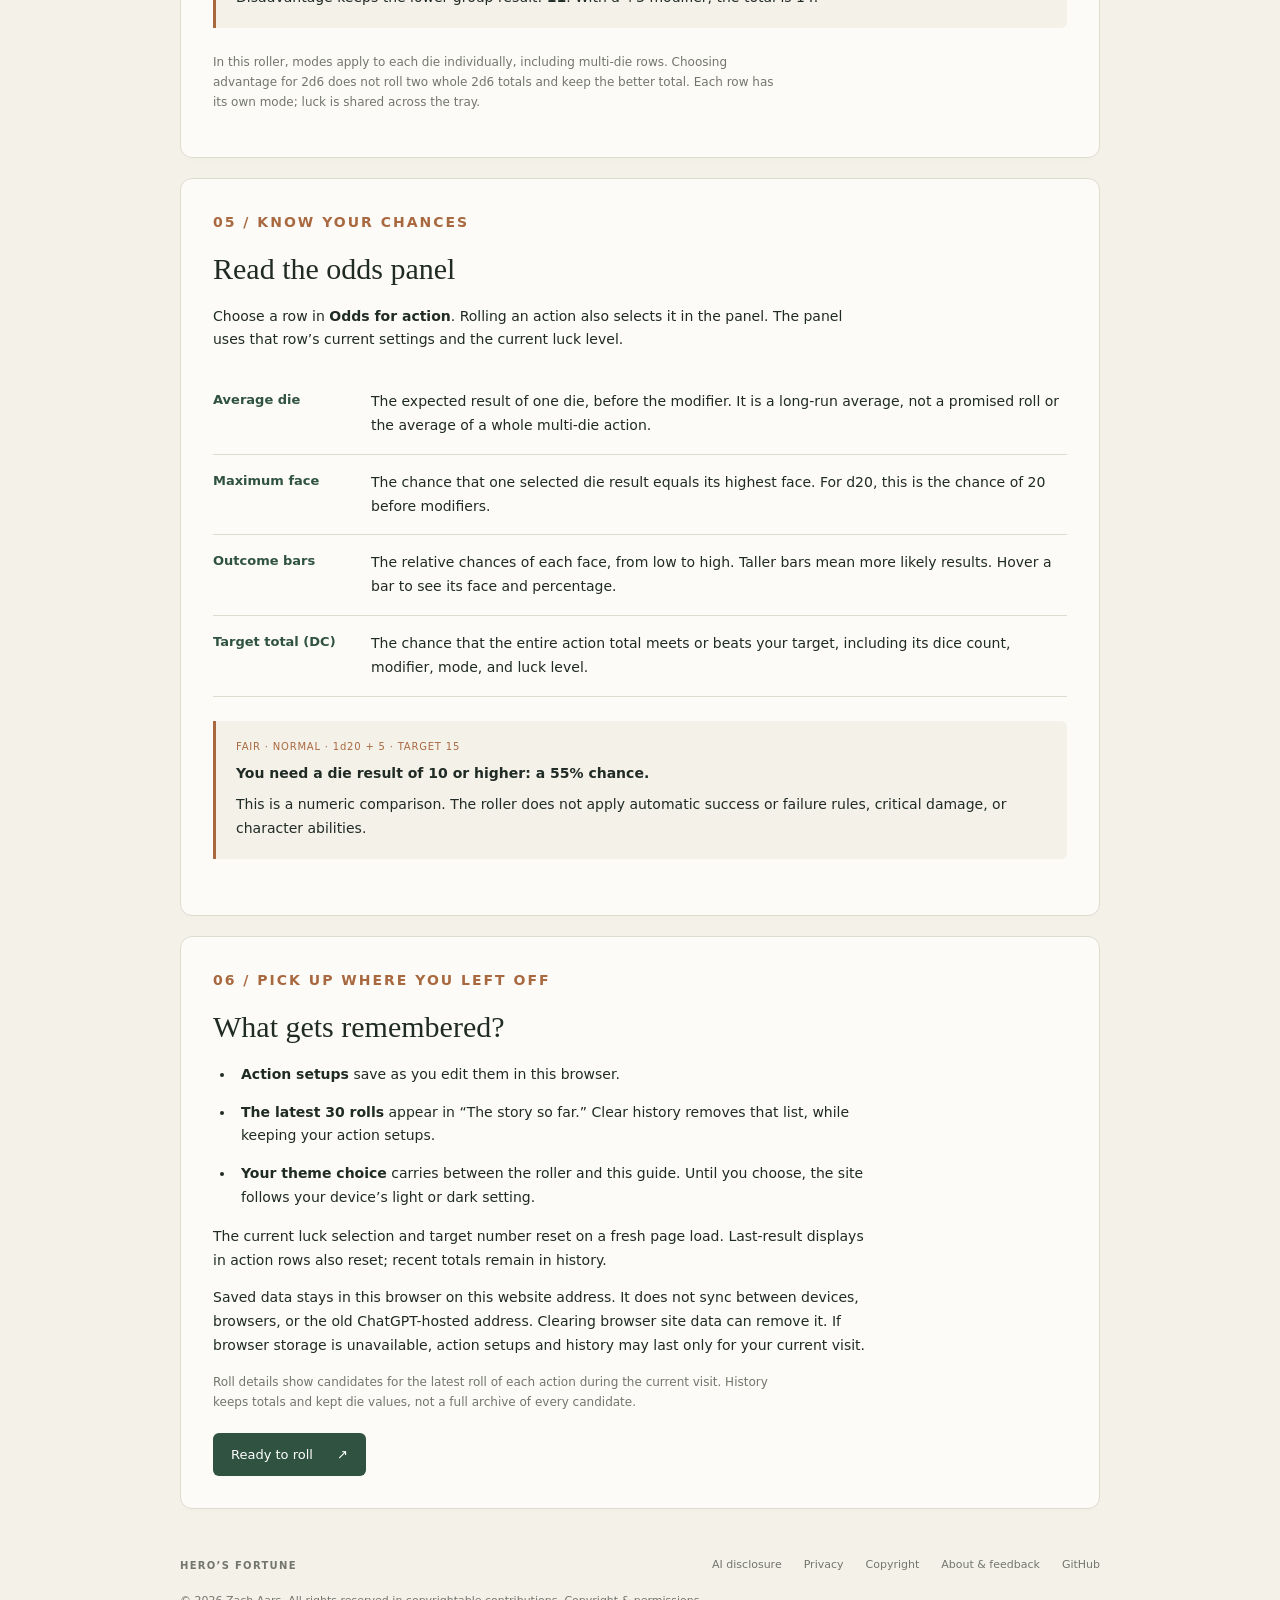
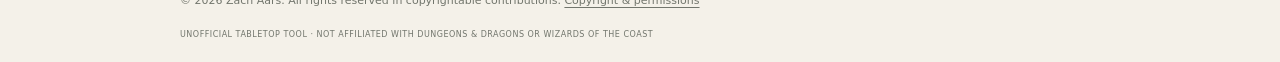
<file: docs/how-it-works.html>
<!doctype html>
<html lang="en">
<head>
    <meta charset="utf-8">
    <meta name="viewport" content="width=device-width,initial-scale=1">
    <meta name="theme-color" content="#171b19">
    <title>How it works · Hero’s Fortune</title>
    <meta name="description" content="Learn to set up actions, read dice rolls, choose a luck level, and understand your odds in Hero’s Fortune.">
    <script src="theme.js?v=f39b59222ed9"></script>
    <link rel="stylesheet" href="style.css?v=1e062d28a189">
    <script src="navigation.js?v=d73ec4e898df" defer></script>
</head>
<body>
    <a class="skip-link" href="#guide">Skip to guide</a>
    <header>
        <div class="brand-nav">
            <a class="brand" href="./"><span class="brand-icon">✧</span> HERO’S FORTUNE</a>
            <nav class="main-nav" aria-label="Main navigation">
                <a class="nav-link" href="how-it-works.html" aria-current="page">How it works</a>
                <details class="site-menu"><summary class="nav-link">More <span aria-hidden="true">⌄</span></summary><div class="site-menu-links"><a href="ai-disclosure.html">AI disclosure</a><a href="privacy.html">Privacy & saved data</a><a href="updates.html">Updates & roadmap</a><a href="about.html">About & feedback</a><a href="copyright.html">Copyright & permissions</a></div></details>
            </nav>
        </div>
        <span class="header-note">FOR THE STORIES WORTH TELLING</span>
        <div class="header-controls"><span class="house">HOUSE RULE ROLLER</span><button id="themeToggle" class="theme-toggle" type="button" aria-label="Dark theme" aria-pressed="false"><span aria-hidden="true">◐</span> Dark theme</button></div>
    </header>
    <main id="guide" class="guide-main">
        <div class="guide-intro">
            <p class="eyebrow">A QUICK GUIDE FOR YOUR FIRST ADVENTURE</p>
            <h1>Your dice.<br>Understood.</h1>
            <p class="sub">Build a tray of actions, choose your luck, and see exactly how each roll happened.</p>
            <a class="guide-cta" href="./">Open the roller <span aria-hidden="true">↗</span></a>
        </div>
        <nav class="guide-jumps" aria-label="Guide sections">
            <a href="#first-roll">First roll</a><a href="#dice-notation">Dice notation</a><a href="#luck">Luck levels</a><a href="#modes">Roll modes</a><a href="#odds">Reading odds</a><a href="#saved-data">Saved data</a>
        </nav>
        <section id="first-roll" class="panel guide-section" aria-labelledby="firstHeading">
            <p class="eyebrow">01 / GET STARTED</p>
            <h2 id="firstHeading">Make your first roll</h2>
            <ol class="guide-steps">
                <li><strong>Name an action.</strong> Use an existing row or choose <strong>+ Add action</strong>. Try “Sword attack,” “Damage,” or “Stealth.”</li>
                <li><strong>Set the dice.</strong> Choose the count, die type, modifier, and mode. For an attack, try Count <strong>1</strong>, Die <strong>d20</strong>, Modifier <strong>5</strong>, and Mode <strong>Normal</strong>.</li>
                <li><strong>Choose your luck.</strong> Start with <strong>Fair</strong>. The selected luck level applies to every action row.</li>
                <li><strong>Select Roll.</strong> The large number is the total. Open <strong>Roll details</strong> to inspect the candidate dice and kept results.</li>
            </ol>
            <div class="guide-example"><span class="guide-example-label">EXAMPLE RESULT · 1d20 + 5</span><p><strong>A die result of 14 + a modifier of 5 = a total of 19.</strong></p><p>The modifier is added once to the action total.</p></div>
            <p><strong>Roll all</strong> rolls every row independently. It does not combine rows, check whether an attack hit, or decide when damage should apply. Use the individual Roll buttons when one action depends on another.</p>
            <p class="guide-fine">You can keep up to 20 actions, with 1–10 dice in each row. Remove a row with its Remove button.</p>
        </section>
        <section id="dice-notation" class="panel guide-section" aria-labelledby="notationHeading">
            <p class="eyebrow">02 / READ THE DICE</p>
            <h2 id="notationHeading">What does “2d6 + 3” mean?</h2>
            <p>The first number is how many dice to roll. The number after “d” is how many sides each die has. The final number is a bonus or penalty to the total.</p>
            <div class="guide-table-wrap"><table class="guide-table"><caption>Common dice expressions</caption><thead><tr><th scope="col">Expression</th><th scope="col">What happens</th><th scope="col">Example</th></tr></thead><tbody>
                <tr><th scope="row">1d20 + 5</th><td>Roll one 20-sided die; add 5.</td><td>14 + 5 = 19</td></tr>
                <tr><th scope="row">2d6 + 3</th><td>Roll two 6-sided dice; add 3 once.</td><td>4 + 5 + 3 = 12</td></tr>
                <tr><th scope="row">1d8 − 2</th><td>Roll one 8-sided die; subtract 2.</td><td>6 − 2 = 4</td></tr>
            </tbody></table></div>
            <p>Available dice: <strong>d4, d6, d8, d10, d12, d20, and d100</strong>. Each row uses one die type; add another row for a different type.</p>
        </section>
        <section id="luck" class="panel guide-section" aria-labelledby="luckHeading">
            <p class="eyebrow">03 / A LITTLE EXTRA LUCK</p>
            <h2 id="luckHeading">Higher rolls, with the odds in the open</h2>
            <p>Fair gives every face an equal chance before roll modes apply. Other levels give each die a chance to roll a second candidate and <strong>keep the higher number</strong>.</p>
            <div class="guide-table-wrap"><table class="guide-table"><caption>Luck comparison for one normal d20, without a modifier</caption><thead><tr><th scope="col">Luck level</th><th scope="col">Extra-candidate chance</th><th scope="col">Average result</th></tr></thead><tbody>
                <tr><th scope="row">Fair</th><td>0%</td><td>10.50</td></tr>
                <tr><th scope="row">Gentle</th><td>25%</td><td>11.33</td></tr>
                <tr><th scope="row">Heroic</th><td>50%</td><td>12.16</td></tr>
                <tr><th scope="row">Legendary</th><td>100%</td><td>13.83</td></tr>
            </tbody></table></div>
            <div class="guide-example"><span class="guide-example-label">WHEN LUCK ACTIVATES</span><p><strong>Candidate dice: 4 and 16 → keep 16.</strong></p><p>If both candidates are low, the kept result can still be low. Luck never guarantees success.</p></div>
            <p>That percentage is the chance of an extra candidate for <strong>each die</strong>, not your chance to succeed. With three dice, luck is checked independently for all three.</p>
            <p><strong>Legendary still allows natural 20s.</strong> Higher luck also increases their chance. This version does not turn 20 into 19. A total of 20 after a modifier is different from a natural 20 on the die.</p>
            <div class="guide-callout"><strong>Agree on the house rule with your table.</strong><p>Luck changes the usual odds. Fair is selected on every fresh page load, so choose another level again when you return if your table uses it.</p></div>
        </section>
        <section id="modes" class="panel guide-section" aria-labelledby="modesHeading">
            <p class="eyebrow">04 / CHOOSE A MODE</p>
            <h2 id="modesHeading">Normal, advantage, or disadvantage</h2>
            <dl class="guide-definitions">
                <div><dt>Normal</dt><dd>Keep one result per die, after any luck candidates are compared.</dd></div>
                <div><dt>Advantage</dt><dd>Create two results per die and keep the higher one.</dd></div>
                <div><dt>Disadvantage</dt><dd>Create two results per die and keep the lower one.</dd></div>
            </dl>
            <p><strong>Luck happens first.</strong> Each of those two results can have its own extra luck candidate. Then the mode selects the higher or lower result.</p>
            <div class="guide-example"><span class="guide-example-label">LUCK + DISADVANTAGE</span><p><strong>Group A: 4 and 16 → 16. Group B: 7 and 11 → 11.</strong></p><p>Disadvantage keeps the lower group result: <strong>11</strong>. With a +3 modifier, the total is 14.</p></div>
            <p class="guide-fine">In this roller, modes apply to each die individually, including multi-die rows. Choosing advantage for 2d6 does not roll two whole 2d6 totals and keep the better total. Each row has its own mode; luck is shared across the tray.</p>
        </section>
        <section id="odds" class="panel guide-section" aria-labelledby="oddsHeading">
            <p class="eyebrow">05 / KNOW YOUR CHANCES</p>
            <h2 id="oddsHeading">Read the odds panel</h2>
            <p>Choose a row in <strong>Odds for action</strong>. Rolling an action also selects it in the panel. The panel uses that row’s current settings and the current luck level.</p>
            <dl class="guide-definitions">
                <div><dt>Average die</dt><dd>The expected result of one die, before the modifier. It is a long-run average, not a promised roll or the average of a whole multi-die action.</dd></div>
                <div><dt>Maximum face</dt><dd>The chance that one selected die result equals its highest face. For d20, this is the chance of 20 before modifiers.</dd></div>
                <div><dt>Outcome bars</dt><dd>The relative chances of each face, from low to high. Taller bars mean more likely results. Hover a bar to see its face and percentage.</dd></div>
                <div><dt>Target total (DC)</dt><dd>The chance that the entire action total meets or beats your target, including its dice count, modifier, mode, and luck level.</dd></div>
            </dl>
            <div class="guide-example"><span class="guide-example-label">FAIR · NORMAL · 1d20 + 5 · TARGET 15</span><p><strong>You need a die result of 10 or higher: a 55% chance.</strong></p><p>This is a numeric comparison. The roller does not apply automatic success or failure rules, critical damage, or character abilities.</p></div>
        </section>
        <section id="saved-data" class="panel guide-section" aria-labelledby="savedHeading">
            <p class="eyebrow">06 / PICK UP WHERE YOU LEFT OFF</p>
            <h2 id="savedHeading">What gets remembered?</h2>
            <ul class="guide-list">
                <li><strong>Action setups</strong> save as you edit them in this browser.</li>
                <li><strong>The latest 30 rolls</strong> appear in “The story so far.” Clear history removes that list, while keeping your action setups.</li>
                <li><strong>Your theme choice</strong> carries between the roller and this guide. Until you choose, the site follows your device’s light or dark setting.</li>
            </ul>
            <p>The current luck selection and target number reset on a fresh page load. Last-result displays in action rows also reset; recent totals remain in history.</p>
            <p>Saved data stays in this browser on this website address. It does not sync between devices, browsers, or the old ChatGPT-hosted address. Clearing browser site data can remove it. If browser storage is unavailable, action setups and history may last only for your current visit.</p>
            <p class="guide-fine">Roll details show candidates for the latest roll of each action during the current visit. History keeps totals and kept die values, not a full archive of every candidate.</p>
            <a class="guide-cta" href="./">Ready to roll <span aria-hidden="true">↗</span></a>
        </section>
        <footer class="site-footer"><div class="footer-top"><a class="footer-home" href="./">HERO’S FORTUNE</a><nav class="footer-links" aria-label="Footer navigation"><a href="ai-disclosure.html">AI disclosure</a><a href="privacy.html">Privacy</a><a href="copyright.html">Copyright</a><a href="about.html">About & feedback</a><a href="https://github.com/JasonAlkain/heros-fortune-dice">GitHub</a></nav></div><p class="copyright-notice">© 2026 Zach Aars. All rights reserved in copyrightable contributions. <a href="copyright.html">Copyright & permissions</a></p><p class="footer-note">UNOFFICIAL TABLETOP TOOL · NOT AFFILIATED WITH DUNGEONS & DRAGONS OR WIZARDS OF THE COAST</p></footer>
    </main>
</body>
</html>
</file>
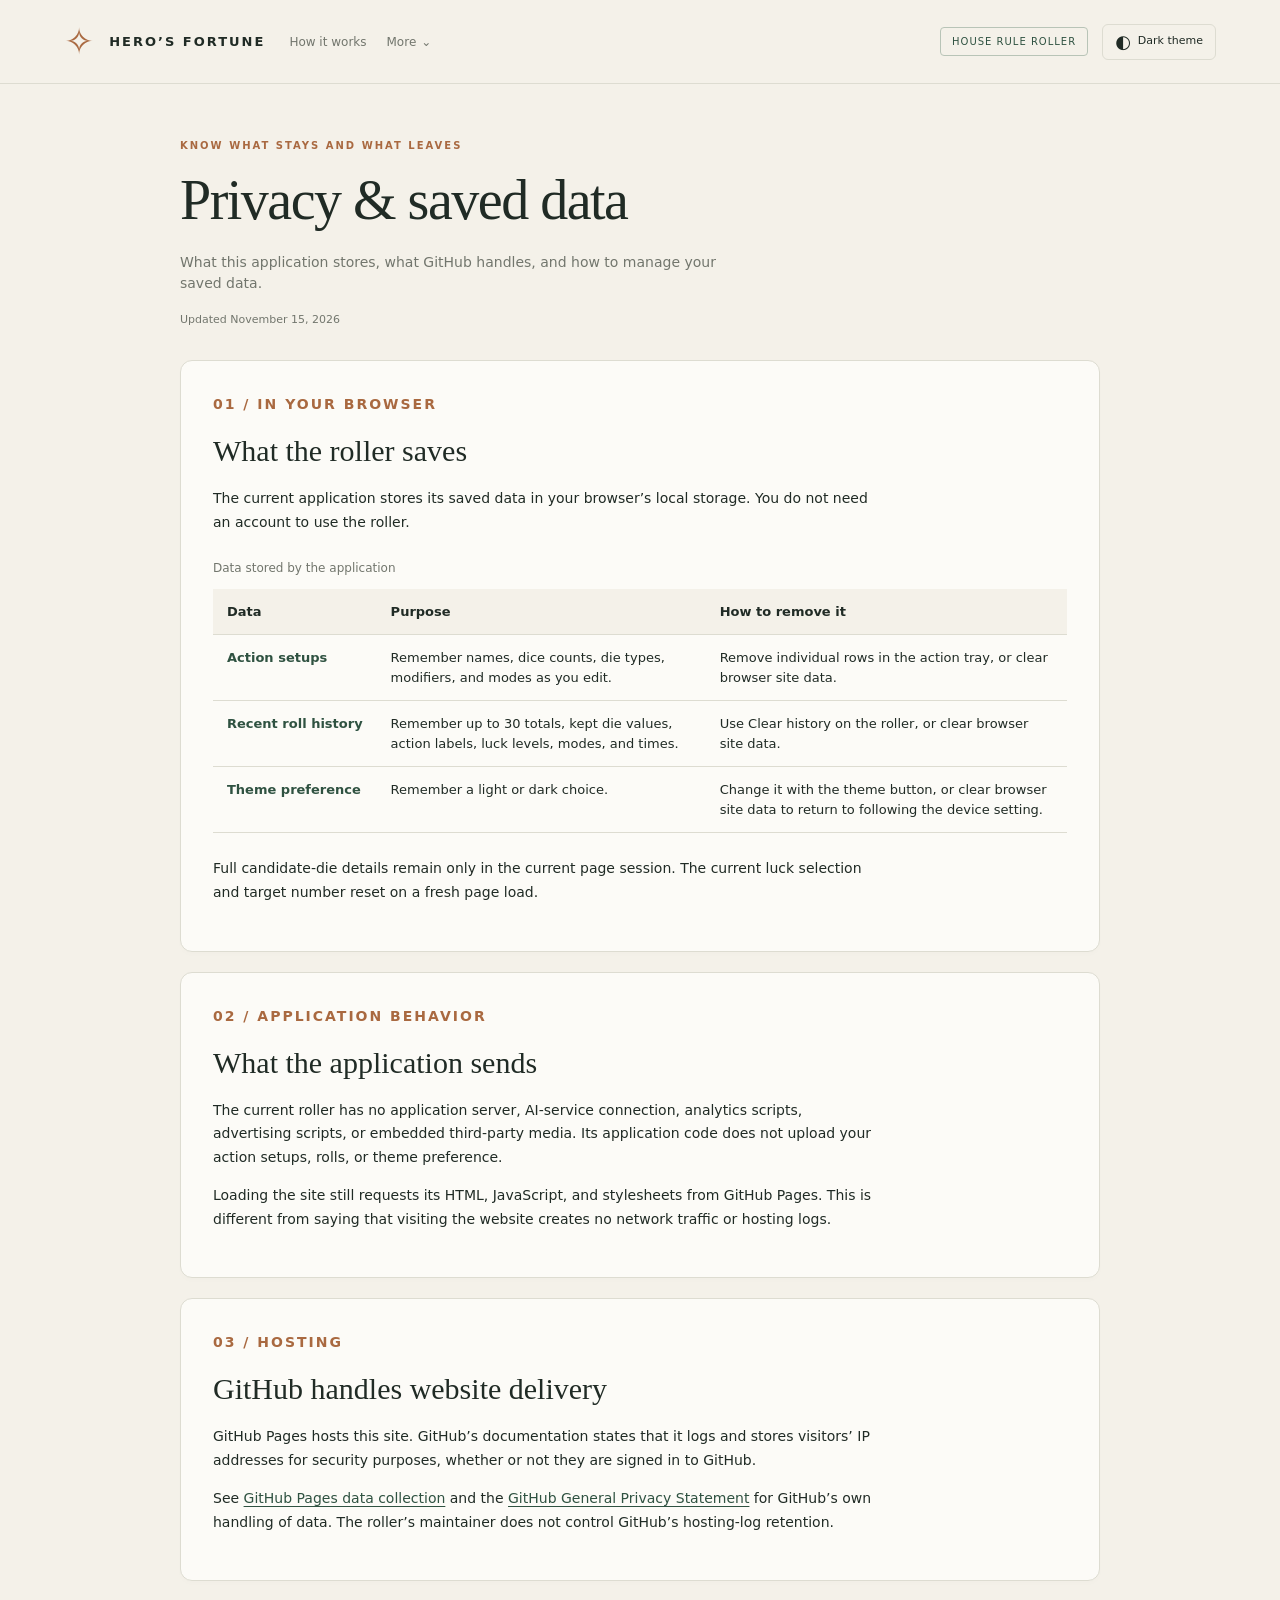
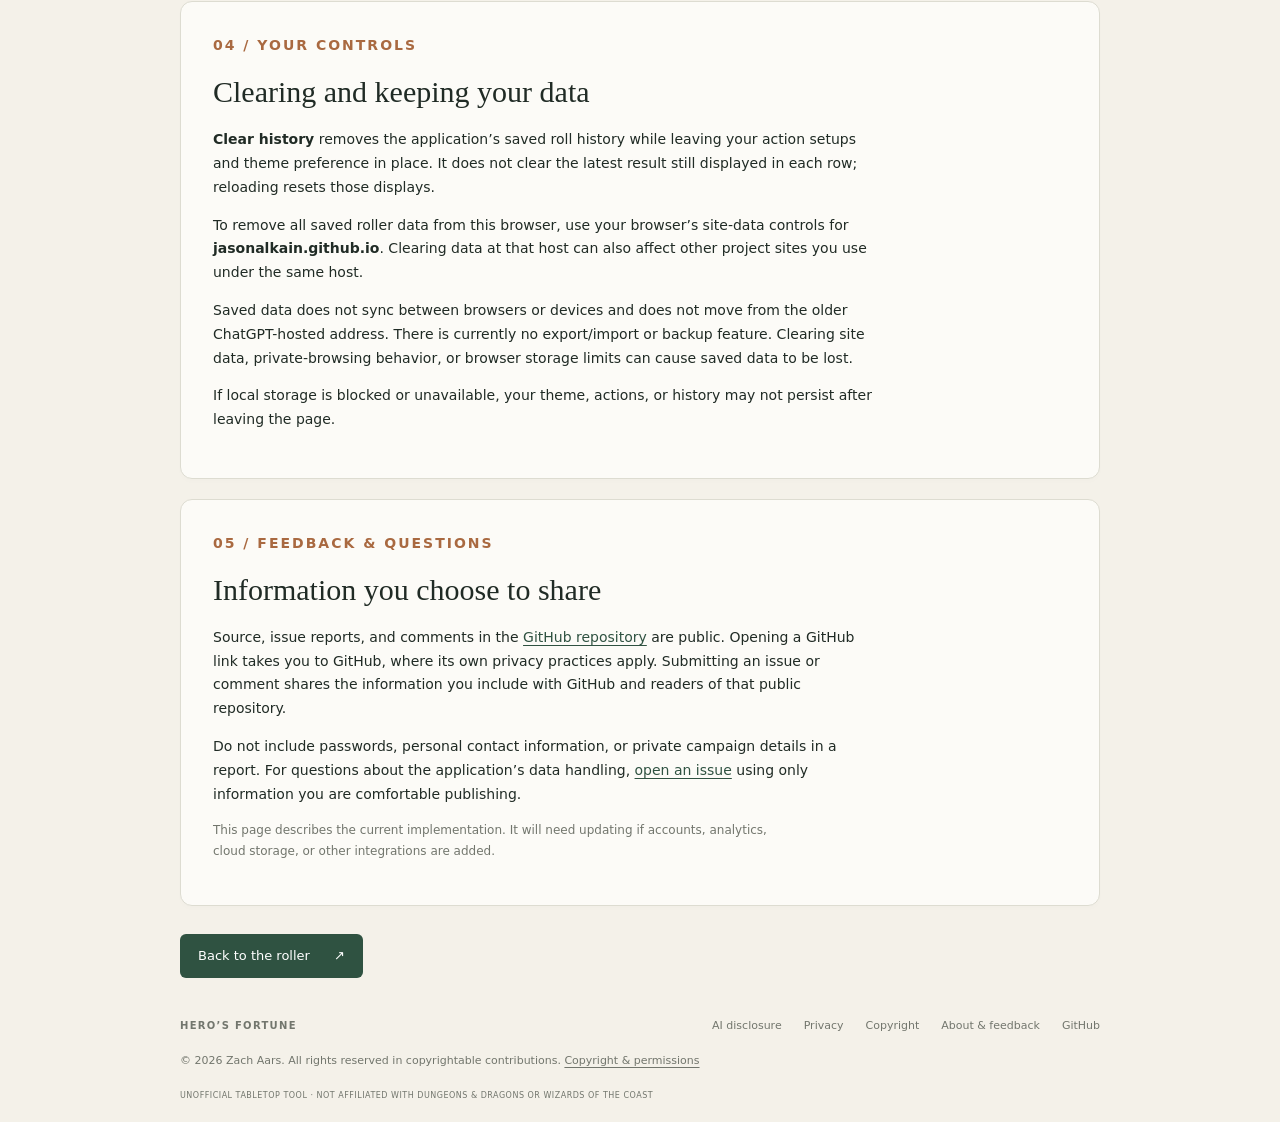
<file: docs/privacy.html>
<!doctype html>
<html lang="en">
<head>
    <meta charset="utf-8">
    <meta name="viewport" content="width=device-width,initial-scale=1">
    <meta name="theme-color" content="#171b19">
    <title>Privacy & saved data · Hero’s Fortune</title>
    <meta name="description" content="What this application stores, what GitHub handles, and how to manage your saved data.">
    <script src="theme.js?v=f39b59222ed9"></script>
    <script src="navigation.js?v=d73ec4e898df" defer></script>
    <link rel="stylesheet" href="style.css?v=1e062d28a189">
</head>
<body>
    <a class="skip-link" href="#content">Skip to content</a>
    <header>
        <div class="brand-nav">
            <a class="brand" href="./"><span class="brand-icon">✧</span> HERO’S FORTUNE</a>
            <nav class="main-nav" aria-label="Main navigation">
                <a class="nav-link" href="how-it-works.html">How it works</a>
                <details class="site-menu"><summary class="nav-link">More <span aria-hidden="true">⌄</span></summary><div class="site-menu-links"><a href="ai-disclosure.html">AI disclosure</a><a href="privacy.html" aria-current="page">Privacy & saved data</a><a href="updates.html">Updates & roadmap</a><a href="about.html">About & feedback</a><a href="copyright.html">Copyright & permissions</a></div></details>
            </nav>
        </div>
        <span class="header-note">FOR THE STORIES WORTH TELLING</span>
        <div class="header-controls"><span class="house">HOUSE RULE ROLLER</span><button id="themeToggle" class="theme-toggle" type="button" aria-label="Dark theme" aria-pressed="false"><span aria-hidden="true">◐</span> Dark theme</button></div>
    </header>
    <main id="content" class="guide-main info-main">
        <div class="guide-intro"><p class="eyebrow">KNOW WHAT STAYS AND WHAT LEAVES</p><h1>Privacy & saved data</h1><p class="sub">What this application stores, what GitHub handles, and how to manage your saved data.</p><p class="page-updated">Updated November 15, 2026</p></div>
        <section class="panel guide-section"><p class="eyebrow">01 / IN YOUR BROWSER</p><h2>What the roller saves</h2><p>The current application stores its saved data in your browser’s local storage. You do not need an account to use the roller.</p><div class="guide-table-wrap"><table class="guide-table"><caption>Data stored by the application</caption><thead><tr><th scope="col">Data</th><th scope="col">Purpose</th><th scope="col">How to remove it</th></tr></thead><tbody><tr><th scope="row">Action setups</th><td>Remember names, dice counts, die types, modifiers, and modes as you edit.</td><td>Remove individual rows in the action tray, or clear browser site data.</td></tr><tr><th scope="row">Recent roll history</th><td>Remember up to 30 totals, kept die values, action labels, luck levels, modes, and times.</td><td>Use Clear history on the roller, or clear browser site data.</td></tr><tr><th scope="row">Theme preference</th><td>Remember a light or dark choice.</td><td>Change it with the theme button, or clear browser site data to return to following the device setting.</td></tr></tbody></table></div><p>Full candidate-die details remain only in the current page session. The current luck selection and target number reset on a fresh page load.</p></section><section class="panel guide-section"><p class="eyebrow">02 / APPLICATION BEHAVIOR</p><h2>What the application sends</h2><p>The current roller has no application server, AI-service connection, analytics scripts, advertising scripts, or embedded third-party media. Its application code does not upload your action setups, rolls, or theme preference.</p><p>Loading the site still requests its HTML, JavaScript, and stylesheets from GitHub Pages. This is different from saying that visiting the website creates no network traffic or hosting logs.</p></section><section class="panel guide-section"><p class="eyebrow">03 / HOSTING</p><h2>GitHub handles website delivery</h2><p>GitHub Pages hosts this site. GitHub’s documentation states that it logs and stores visitors’ IP addresses for security purposes, whether or not they are signed in to GitHub.</p><p>See <a href="https://docs.github.com/en/pages/getting-started-with-github-pages/what-is-github-pages#data-collection">GitHub Pages data collection</a> and the <a href="https://docs.github.com/en/site-policy/privacy-policies/github-general-privacy-statement">GitHub General Privacy Statement</a> for GitHub’s own handling of data. The roller’s maintainer does not control GitHub’s hosting-log retention.</p></section><section class="panel guide-section"><p class="eyebrow">04 / YOUR CONTROLS</p><h2>Clearing and keeping your data</h2><p><strong>Clear history</strong> removes the application’s saved roll history while leaving your action setups and theme preference in place. It does not clear the latest result still displayed in each row; reloading resets those displays.</p><p>To remove all saved roller data from this browser, use your browser’s site-data controls for <strong>jasonalkain.github.io</strong>. Clearing data at that host can also affect other project sites you use under the same host.</p><p>Saved data does not sync between browsers or devices and does not move from the older ChatGPT-hosted address. There is currently no export/import or backup feature. Clearing site data, private-browsing behavior, or browser storage limits can cause saved data to be lost.</p><p>If local storage is blocked or unavailable, your theme, actions, or history may not persist after leaving the page.</p></section><section class="panel guide-section"><p class="eyebrow">05 / FEEDBACK & QUESTIONS</p><h2>Information you choose to share</h2><p>Source, issue reports, and comments in the <a href="https://github.com/JasonAlkain/heros-fortune-dice">GitHub repository</a> are public. Opening a GitHub link takes you to GitHub, where its own privacy practices apply. Submitting an issue or comment shares the information you include with GitHub and readers of that public repository.</p><p>Do not include passwords, personal contact information, or private campaign details in a report. For questions about the application’s data handling, <a href="https://github.com/JasonAlkain/heros-fortune-dice/issues/new">open an issue</a> using only information you are comfortable publishing.</p><p class="guide-fine">This page describes the current implementation. It will need updating if accounts, analytics, cloud storage, or other integrations are added.</p></section>
        <a class="guide-cta" href="./">Back to the roller <span aria-hidden="true">↗</span></a>
        <footer class="site-footer"><div class="footer-top"><a class="footer-home" href="./">HERO’S FORTUNE</a><nav class="footer-links" aria-label="Footer navigation"><a href="ai-disclosure.html">AI disclosure</a><a href="privacy.html">Privacy</a><a href="copyright.html">Copyright</a><a href="about.html">About & feedback</a><a href="https://github.com/JasonAlkain/heros-fortune-dice">GitHub</a></nav></div><p class="copyright-notice">© 2026 Zach Aars. All rights reserved in copyrightable contributions. <a href="copyright.html">Copyright & permissions</a></p><p class="footer-note">UNOFFICIAL TABLETOP TOOL · NOT AFFILIATED WITH DUNGEONS & DRAGONS OR WIZARDS OF THE COAST</p></footer>
    </main>
</body>
</html>
</file>
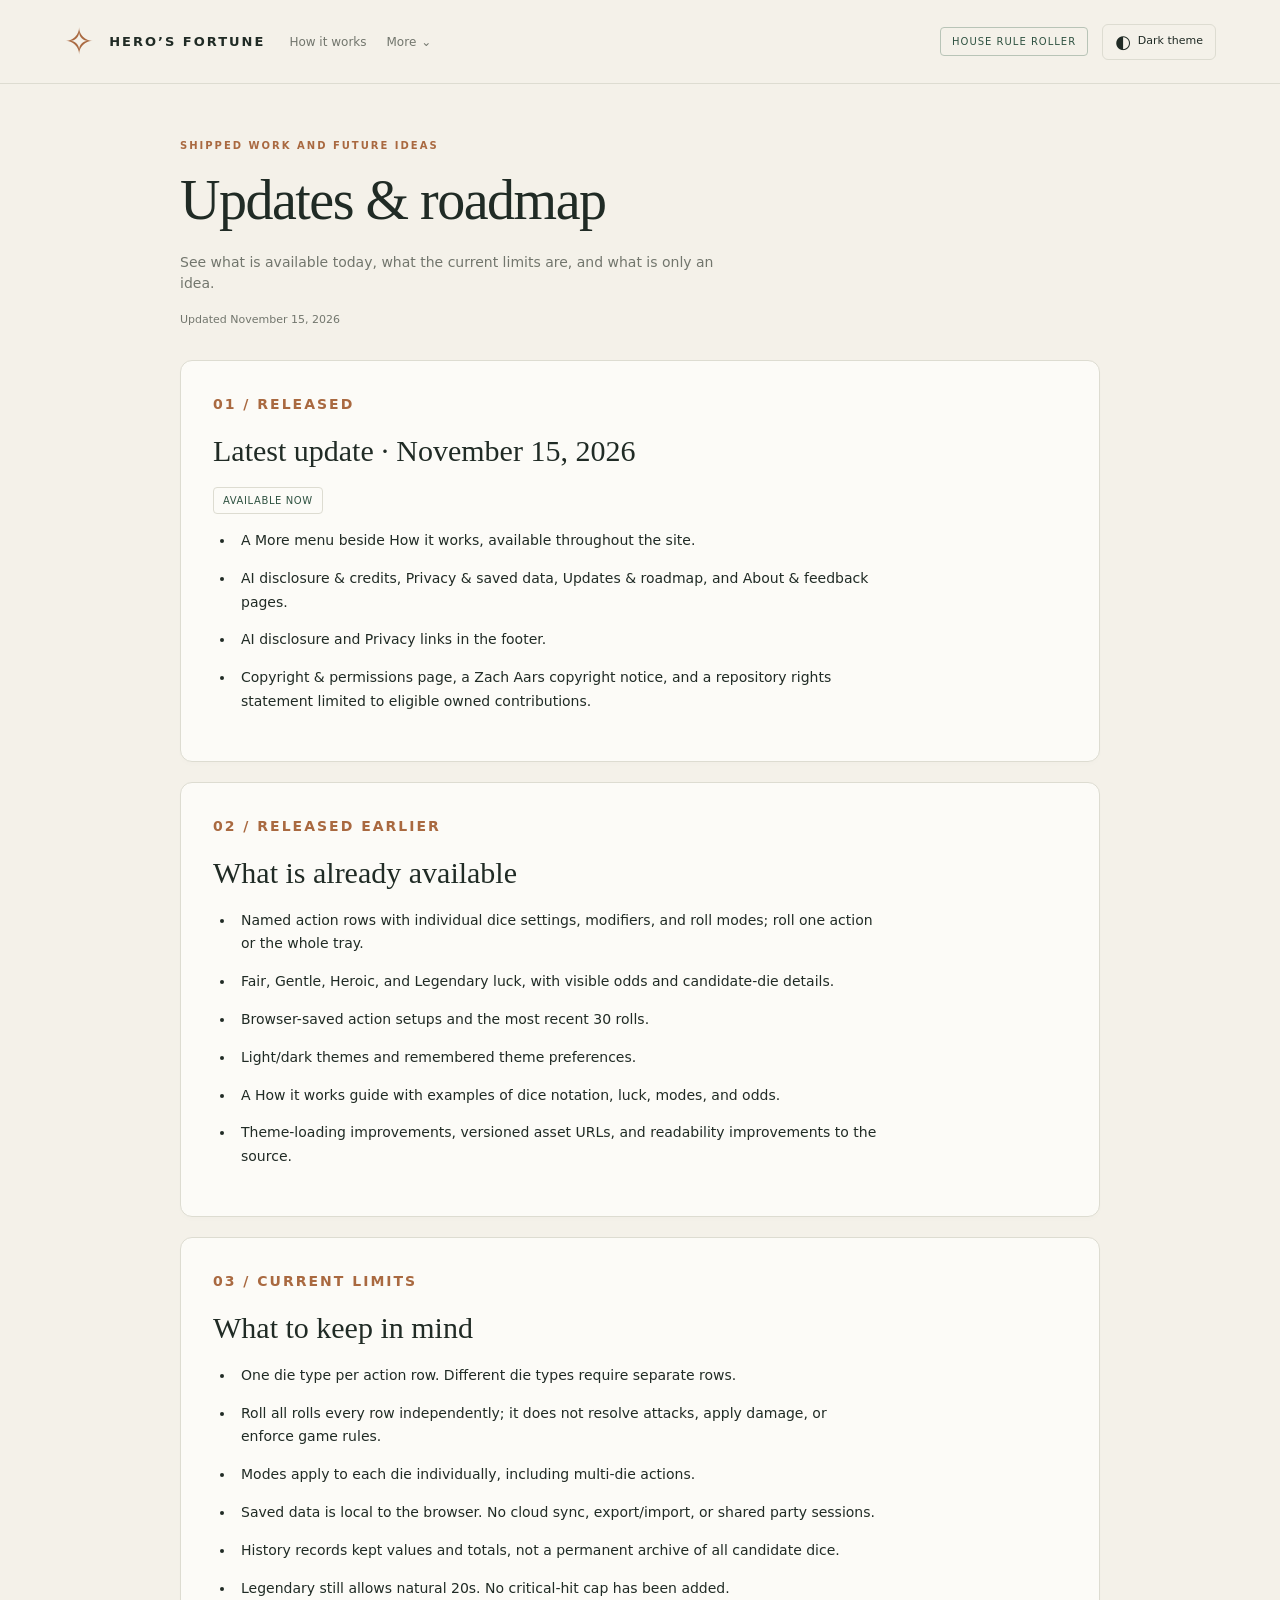
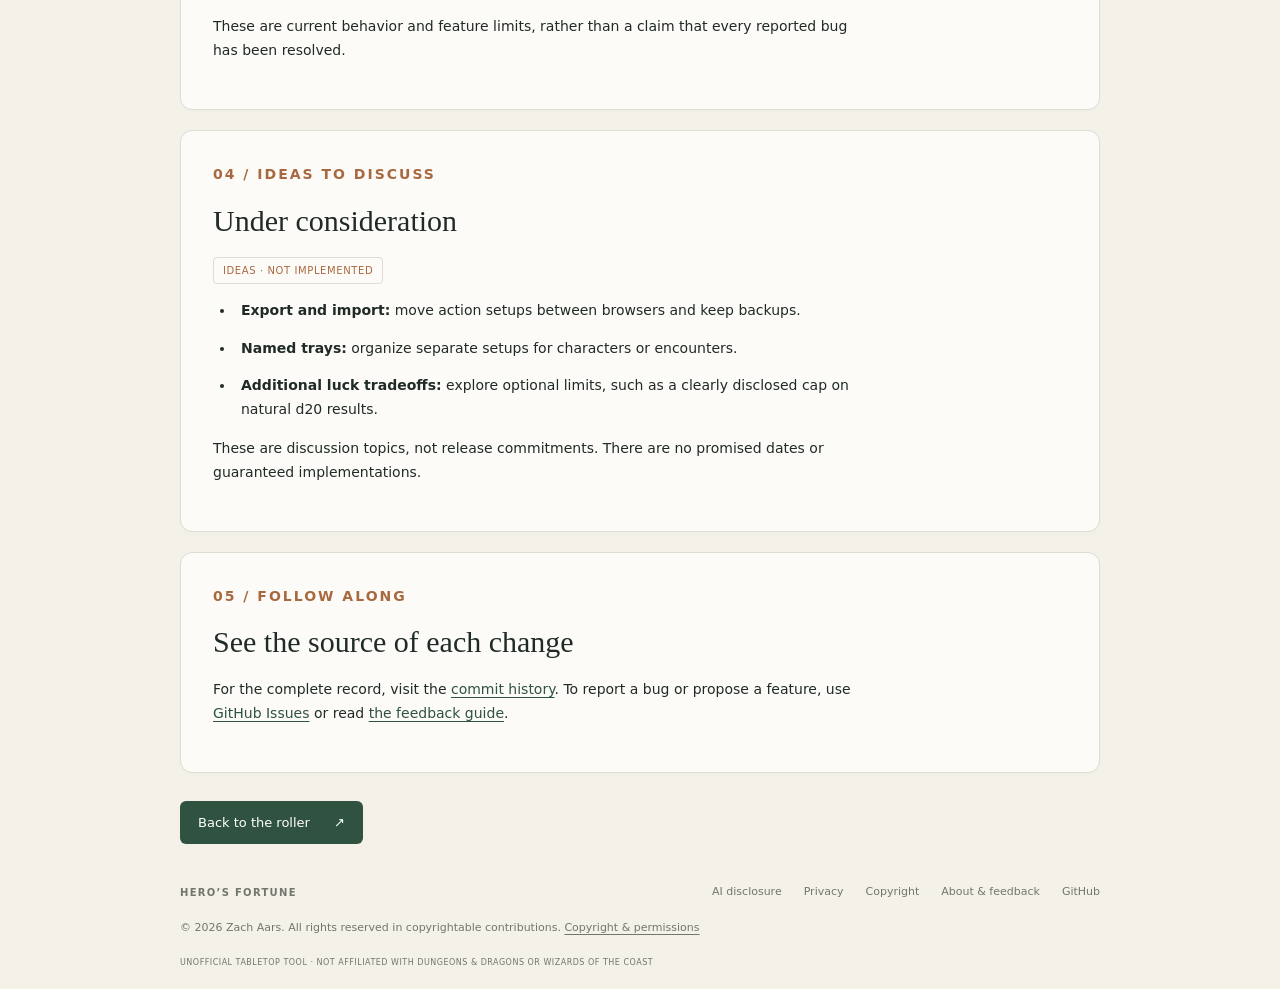
<file: docs/updates.html>
<!doctype html>
<html lang="en">
<head>
    <meta charset="utf-8">
    <meta name="viewport" content="width=device-width,initial-scale=1">
    <meta name="theme-color" content="#171b19">
    <title>Updates & roadmap · Hero’s Fortune</title>
    <meta name="description" content="See what is available today, what the current limits are, and what is only an idea.">
    <script src="theme.js?v=f39b59222ed9"></script>
    <script src="navigation.js?v=d73ec4e898df" defer></script>
    <link rel="stylesheet" href="style.css?v=1e062d28a189">
</head>
<body>
    <a class="skip-link" href="#content">Skip to content</a>
    <header>
        <div class="brand-nav">
            <a class="brand" href="./"><span class="brand-icon">✧</span> HERO’S FORTUNE</a>
            <nav class="main-nav" aria-label="Main navigation">
                <a class="nav-link" href="how-it-works.html">How it works</a>
                <details class="site-menu"><summary class="nav-link">More <span aria-hidden="true">⌄</span></summary><div class="site-menu-links"><a href="ai-disclosure.html">AI disclosure</a><a href="privacy.html">Privacy & saved data</a><a href="updates.html" aria-current="page">Updates & roadmap</a><a href="about.html">About & feedback</a><a href="copyright.html">Copyright & permissions</a></div></details>
            </nav>
        </div>
        <span class="header-note">FOR THE STORIES WORTH TELLING</span>
        <div class="header-controls"><span class="house">HOUSE RULE ROLLER</span><button id="themeToggle" class="theme-toggle" type="button" aria-label="Dark theme" aria-pressed="false"><span aria-hidden="true">◐</span> Dark theme</button></div>
    </header>
    <main id="content" class="guide-main info-main">
        <div class="guide-intro"><p class="eyebrow">SHIPPED WORK AND FUTURE IDEAS</p><h1>Updates & roadmap</h1><p class="sub">See what is available today, what the current limits are, and what is only an idea.</p><p class="page-updated">Updated November 15, 2026</p></div>
        <section class="panel guide-section"><p class="eyebrow">01 / RELEASED</p><h2>Latest update · November 15, 2026</h2><p><span class="status-label">AVAILABLE NOW</span></p><ul class="guide-list"><li>A More menu beside How it works, available throughout the site.</li><li>AI disclosure & credits, Privacy & saved data, Updates & roadmap, and About & feedback pages.</li><li>AI disclosure and Privacy links in the footer.</li><li>Copyright & permissions page, a Zach Aars copyright notice, and a repository rights statement limited to eligible owned contributions.</li></ul></section><section class="panel guide-section"><p class="eyebrow">02 / RELEASED EARLIER</p><h2>What is already available</h2><ul class="guide-list"><li>Named action rows with individual dice settings, modifiers, and roll modes; roll one action or the whole tray.</li><li>Fair, Gentle, Heroic, and Legendary luck, with visible odds and candidate-die details.</li><li>Browser-saved action setups and the most recent 30 rolls.</li><li>Light/dark themes and remembered theme preferences.</li><li>A How it works guide with examples of dice notation, luck, modes, and odds.</li><li>Theme-loading improvements, versioned asset URLs, and readability improvements to the source.</li></ul></section><section class="panel guide-section"><p class="eyebrow">03 / CURRENT LIMITS</p><h2>What to keep in mind</h2><ul class="guide-list"><li>One die type per action row. Different die types require separate rows.</li><li>Roll all rolls every row independently; it does not resolve attacks, apply damage, or enforce game rules.</li><li>Modes apply to each die individually, including multi-die actions.</li><li>Saved data is local to the browser. No cloud sync, export/import, or shared party sessions.</li><li>History records kept values and totals, not a permanent archive of all candidate dice.</li><li>Legendary still allows natural 20s. No critical-hit cap has been added.</li></ul><p>These are current behavior and feature limits, rather than a claim that every reported bug has been resolved.</p></section><section class="panel guide-section"><p class="eyebrow">04 / IDEAS TO DISCUSS</p><h2>Under consideration</h2><p><span class="status-label status-idea">IDEAS · NOT IMPLEMENTED</span></p><ul class="guide-list"><li><strong>Export and import:</strong> move action setups between browsers and keep backups.</li><li><strong>Named trays:</strong> organize separate setups for characters or encounters.</li><li><strong>Additional luck tradeoffs:</strong> explore optional limits, such as a clearly disclosed cap on natural d20 results.</li></ul><p>These are discussion topics, not release commitments. There are no promised dates or guaranteed implementations.</p></section><section class="panel guide-section"><p class="eyebrow">05 / FOLLOW ALONG</p><h2>See the source of each change</h2><p>For the complete record, visit the <a href="https://github.com/JasonAlkain/heros-fortune-dice/commits/main/">commit history</a>. To report a bug or propose a feature, use <a href="https://github.com/JasonAlkain/heros-fortune-dice/issues">GitHub Issues</a> or read <a href="about.html#feedback">the feedback guide</a>.</p></section>
        <a class="guide-cta" href="./">Back to the roller <span aria-hidden="true">↗</span></a>
        <footer class="site-footer"><div class="footer-top"><a class="footer-home" href="./">HERO’S FORTUNE</a><nav class="footer-links" aria-label="Footer navigation"><a href="ai-disclosure.html">AI disclosure</a><a href="privacy.html">Privacy</a><a href="copyright.html">Copyright</a><a href="about.html">About & feedback</a><a href="https://github.com/JasonAlkain/heros-fortune-dice">GitHub</a></nav></div><p class="copyright-notice">© 2026 Zach Aars. All rights reserved in copyrightable contributions. <a href="copyright.html">Copyright & permissions</a></p><p class="footer-note">UNOFFICIAL TABLETOP TOOL · NOT AFFILIATED WITH DUNGEONS & DRAGONS OR WIZARDS OF THE COAST</p></footer>
    </main>
</body>
</html>
</file>
<file: docs/style.css>
:root {
    --bg: #f4f1e9;
    --ink: #202b25;
    --muted: #72766d;
    --line: #dddcd1;
    --green: #2f5241;
    --copper: #a96940
}

* {
    box-sizing: border-box
}

body {
    margin: 0;
    background: var(--bg);
    color: var(--ink);
    font: 15px/1.5 system-ui, sans-serif
}

button,
input,
select {
    font: inherit
}

button {
    cursor: pointer
}

header {
    height: 84px;
    border-bottom: 1px solid var(--line);
    display: flex;
    align-items: center;
    justify-content: space-between;
    padding: 0 5vw;
    gap: 20px
}

.brand {
    display: flex;
    align-items: center;
    gap: 13px;
    letter-spacing: 2px;
    font-size: 13px;
    font-weight: 800;
    color: inherit;
    text-decoration: none
}

.brand-icon {
    font-size: 36px;
    color: var(--copper);
    line-height: 1
}

.header-note {
    font-size: 10px;
    letter-spacing: 2px;
    color: var(--muted)
}

.house {
    font-size: 10px;
    letter-spacing: 1px;
    border: 1px solid #b8c4b7;
    padding: 6px 11px;
    border-radius: 4px;
    color: var(--green)
}

main {
    max-width: 1300px;
    margin: auto;
    padding: 54px 40px 20px
}

.intro {
    display: flex;
    align-items: center;
    justify-content: space-between;
    margin-bottom: 38px
}

.eyebrow {
    font-size: 10px;
    letter-spacing: 2px;
    font-weight: 700;
    color: var(--copper);
    margin: 0 0 16px
}

h1 {
    font: 500 clamp(40px, 4.7vw, 62px)/1.06 Georgia, serif;
    letter-spacing: -2px;
    margin: 0
}

p.sub {
    color: var(--muted);
    font-size: 14px;
    margin-top: 20px
}

.intro-note {
    display: flex;
    gap: 20px;
    align-items: center;
    padding-right: 44px;
    transform: rotate(-6deg);
    font: italic 20px/1.4 Georgia, serif;
    color: #899181
}

.intro-note>span {
    font-size: 42px;
    color: var(--copper)
}

.workspace {
    display: grid;
    grid-template-columns: 1.25fr 1fr;
    gap: 24px
}

.panel {
    border: 1px solid var(--line);
    border-radius: 12px;
    background: #fcfbf7;
    box-shadow: 0 3px 5px #202b2503;
    padding: 26px
}

.section-head {
    display: flex;
    justify-content: space-between;
    align-items: center;
    gap: 16px
}

.section-head h2 {
    font: 500 23px Georgia, serif;
    margin: 0
}

.section-head>span {
    font-size: 10px;
    color: var(--muted);
    letter-spacing: 1px
}

.die-types {
    display: grid;
    grid-template-columns: repeat(7, 1fr);
    gap: 8px;
    margin: 24px 0
}

.die-type {
    border: 1px solid var(--line);
    border-radius: 7px;
    background: transparent;
    padding: 13px 0;
    color: var(--muted);
    font-weight: 650
}

.die-type.active {
    background: var(--green);
    color: #fff;
    border-color: var(--green)
}

.controls {
    display: grid;
    grid-template-columns: 1fr 1fr 1.5fr;
    gap: 14px
}

label {
    font-size: 11px;
    color: var(--muted)
}

input,
select {
    min-width: 0;
    width: 100%;
    padding: 10px 12px;
    border: 1px solid var(--line);
    border-radius: 5px;
    background: #fffefb;
    color: var(--ink);
    margin-top: 6px
}

input:focus,
select:focus,
button:focus-visible {
    outline: 2px solid var(--copper);
    outline-offset: 3px
}

.result-area {
    position: relative;
    overflow: hidden;
    margin: 24px 0 18px;
    padding: 18px 22px 25px;
    background: #e9ede5;
    border: 1px solid #dbe1d4;
    border-radius: 8px;
    text-align: center;
    min-height: 225px
}

.result-top {
    display: flex;
    justify-content: space-between;
    font-size: 11px;
    position: relative;
    z-index: 1
}

.result-top span:last-child {
    font-size: 9px;
    letter-spacing: 1px;
    color: var(--muted)
}

.result-value {
    font: 80px/1.2 Georgia, serif;
    color: var(--green);
    margin: 13px 0 3px;
    position: relative;
    z-index: 1
}

.breakdown {
    font-size: 12px;
    color: #616c5d;
    position: relative;
    z-index: 1;
    overflow-wrap: anywhere
}

.die-outline {
    position: absolute;
    right: -38px;
    bottom: -90px;
    font-size: 280px;
    color: #d6ddcf;
    line-height: 1
}

.roll-button {
    width: 100%;
    background: var(--green);
    border: 0;
    border-radius: 6px;
    color: #fff;
    padding: 16px 20px;
    text-align: left;
    font-weight: 600;
    transition: background .2s
}

.roll-button:hover {
    background: #213d30
}

.roll-button span {
    float: right
}

.key-hint {
    text-align: center;
    font-size: 9px;
    letter-spacing: .7px;
    color: var(--muted);
    margin: 13px 0 18px
}

.key-hint span {
    padding: 0 7px
}

kbd {
    border: 1px solid var(--line);
    border-radius: 3px;
    padding: 2px 4px;
    font-size: 8px
}

details {
    border-top: 1px solid var(--line);
    padding-top: 15px;
    color: var(--muted);
    font-size: 12px
}

summary {
    cursor: pointer
}

#audit {
    padding-top: 10px;
    line-height: 1.8
}

.muted {
    color: var(--muted);
    font-size: 12px
}

.luck-options {
    display: grid;
    grid-template-columns: repeat(4, 1fr);
    gap: 6px;
    margin-top: 19px
}

.luck-option {
    border: 1px solid var(--line);
    border-radius: 6px;
    background: transparent;
    padding: 12px 4px;
    color: var(--muted);
    font-size: 11px
}

.luck-option strong {
    display: block;
    font-size: 19px;
    font-weight: 500;
    margin-bottom: 3px
}

.luck-option.active {
    background: #eee5d7;
    border-color: #ba9571;
    color: #815333
}

.mechanic {
    font-size: 12px;
    color: var(--muted);
    min-height: 42px;
    margin: 14px 0 23px
}

.odds-header {
    display: flex;
    justify-content: space-between;
    align-items: center;
    border-top: 1px solid var(--line);
    padding-top: 20px
}

.odds-header h3 {
    font-size: 12px;
    margin: 0
}

.odds-header>span {
    font-size: 10px;
    color: var(--muted)
}

.stats {
    display: grid;
    grid-template-columns: 1fr 1fr;
    gap: 20px;
    margin: 16px 0
}

.stats div+div {
    border-left: 1px solid var(--line);
    padding-left: 25px
}

.stats span,
.stats small {
    display: block;
    font-size: 10px;
    color: var(--muted)
}

.stats strong {
    display: block;
    font: 30px/1.4 Georgia, serif
}

.chart {
    display: flex;
    align-items: flex-end;
    gap: 3px;
    height: 65px
}

.bar {
    flex: 1;
    background: #9daF98;
    border-radius: 2px 2px 0 0;
    min-width: 1px
}

.bar:last-child {
    background: var(--copper)
}

.axis {
    display: flex;
    justify-content: space-between;
    font-size: 8px;
    letter-spacing: .5px;
    color: var(--muted);
    margin: 7px 0 20px
}

.target-row {
    display: flex;
    align-items: center;
    gap: 12px;
    border-top: 1px solid var(--line);
    padding-top: 16px
}

.target-row label {
    flex: 1;
    color: var(--ink)
}

.target-row label span {
    color: var(--muted)
}

.target-row input {
    width: 70px;
    margin: 0;
    padding: 7px 9px
}

.target-row strong {
    font-size: 20px;
    color: var(--green);
    min-width: 68px;
    text-align: right
}

.target-note {
    font-size: 10px;
    color: var(--muted);
    margin: 7px 0 15px
}

.rule-note {
    font-size: 10px;
    color: var(--muted);
    border-top: 1px solid var(--line);
    padding-top: 14px;
    margin-bottom: 0
}

.history {
    margin-top: 24px
}

.history-sub {
    font-size: 11px;
    display: block;
    margin-top: 5px
}

.text-button {
    background: none;
    border: 0;
    color: var(--muted);
    font-size: 11px;
    text-decoration: underline
}

.empty {
    padding: 25px 0 10px;
    text-align: center;
    font-size: 12px;
    color: var(--muted)
}

.history-row {
    display: grid;
    grid-template-columns: 50px 1fr 90px 70px;
    gap: 14px;
    align-items: center;
    padding: 14px 0;
    border-top: 1px solid var(--line);
    font-size: 12px
}

.history-row:first-child {
    margin-top: 20px
}

.history-total {
    font: 25px Georgia, serif;
    color: var(--green)
}

.history-detail {
    font-size: 10px;
    color: var(--muted);
    margin-top: 3px
}

.history-luck {
    color: var(--copper);
    font-size: 10px;
    text-align: right
}

.history-time {
    font-size: 10px;
    text-align: right;
    color: var(--muted)
}

footer {
    display: flex;
    justify-content: space-between;
    gap: 15px;
    font-size: 9px;
    letter-spacing: 1px;
    color: var(--muted);
    padding: 28px 0 0
}

footer span:first-child {
    font: italic 13px Georgia, serif;
    letter-spacing: 0
}

.flash {
    animation: pop .25s ease-out
}

@keyframes pop {
    from {
        transform: translateY(4px);
        opacity: .3
    }

    to {
        transform: translateY(0);
        opacity: 1
    }
}

@media(max-width:850px) {
    .workspace {
        grid-template-columns: 1fr
    }

    .intro-note {
        display: none
    }

    .header-note {
        display: none
    }

    main {
        padding: 32px 20px
    }

    .panel {
        padding: 22px
    }

    footer span:last-child {
        display: none
    }

    .intro {
        margin-bottom: 26px
    }

    .result-area {
        min-height: 200px
    }
}

@media(max-width:420px) {
    header {
        padding: 0 18px;
        height: 70px
    }

    .house {
        font-size: 8px
    }

    .brand {
        font-size: 10px;
        letter-spacing: 1px
    }

    .controls {
        gap: 8px
    }

    .die-types {
        gap: 5px
    }

    .die-type {
        font-size: 12px
    }

    .key-hint {
        font-size: 7px
    }

    .history-row {
        grid-template-columns: 35px 1fr 65px;
        gap: 8px
    }

    .history-time {
        display: none
    }
}

@media(prefers-reduced-motion:reduce) {
    * {
        animation: none !important;
        transition: none !important
    }
}

.actions {
    margin-bottom: 26px
}

.actions .section-head p {
    margin: 6px 0 0
}

.small-primary {
    border: 0;
    border-radius: 6px;
    background: var(--green);
    color: white;
    padding: 10px 20px;
    font-size: 12px;
    font-weight: 600;
    white-space: nowrap
}

.small-primary:hover {
    background: #213d30
}

.actions-note {
    display: flex;
    justify-content: space-between;
    gap: 12px;
    margin: 22px 0 4px;
    font-size: 11px;
    color: var(--muted)
}

.actions-note strong {
    font-size: 10px;
    color: var(--green);
    border: 1px solid #ccd6c8;
    border-radius: 4px;
    padding: 2px 8px;
    white-space: nowrap
}

.action-row {
    display: grid;
    grid-template-columns: minmax(0, 1fr) minmax(110px, 210px) 90px;
    gap: 12px 24px;
    align-items: center;
    border-top: 1px solid var(--line);
    padding: 19px 0 14px
}

.action-fields {
    display: grid;
    grid-template-columns: minmax(110px, .7fr) minmax(300px, 1.7fr);
    align-items: end;
    gap: 20px
}

.action-name {
    font-weight: 600;
    background: #f4f1e9;
    margin: 0;
    padding: 11px
}

.action-dice-fields {
    display: grid;
    grid-template-columns: .65fr .8fr .85fr 1.4fr;
    gap: 9px
}

.action-dice-fields input,
.action-dice-fields select {
    padding: 8px
}

.action-total {
    font: 36px/1.2 Georgia, serif;
    color: var(--green);
    text-align: center
}

.action-breakdown {
    text-align: center;
    font-size: 10px;
    color: var(--muted);
    overflow-wrap: anywhere;
    margin-top: 5px
}

.action-buttons {
    display: grid;
    gap: 8px
}

.action-audit-details {
    grid-column: 1/-1;
    border: 0;
    padding: 0;
    font-size: 10px
}

.action-audit {
    padding: 8px 0;
    color: var(--muted)
}

.actions-footer {
    border-top: 1px solid var(--line);
    padding-top: 16px;
    display: flex;
    align-items: center;
    gap: 14px
}

.outline-button {
    border: 1px solid #b7c3b2;
    border-radius: 5px;
    padding: 9px 16px;
    background: none;
    color: var(--green);
    font-size: 12px
}

#actionStatus {
    font-size: 10px;
    color: var(--muted)
}

.storage-note {
    font-size: 10px;
    margin: 12px 0 0
}

.save-action {
    display: block;
    width: 100%;
    border: 1px dashed #bdc7b7;
    background: none;
    color: var(--green);
    padding: 8px;
    margin: 0 0 12px;
    border-radius: 5px;
    font-size: 11px
}

button:disabled {
    opacity: .45;
    cursor: default
}

@media(max-width:1050px) {
    .action-fields {
        grid-template-columns: 1fr;
        gap: 8px
    }

    .action-row {
        grid-template-columns: minmax(0, 1fr) 155px 85px
    }
}

@media(max-width:600px) {
    .action-row {
        grid-template-columns: minmax(0, 1fr) 75px;
        gap: 12px
    }

    .action-fields {
        grid-column: 1/-1
    }

    .action-dice-fields {
        grid-template-columns: .65fr .8fr .85fr 1.4fr
    }

    .action-outcome {
        text-align: left
    }

    .action-total,
    .action-breakdown {
        text-align: left
    }

    .action-buttons {
        grid-column: 2;
        grid-row: 2
    }

    .actions-note {
        align-items: start;
        font-size: 10px
    }

    .actions .section-head {
        align-items: start
    }

    .actions .section-head p {
        max-width: 200px
    }

    .small-primary {
        padding: 10px 14px
    }
}

/* Action tray is now the only rolling surface. */
.workspace {
    grid-template-columns: minmax(0, 1.65fr) minmax(310px, 1fr);
    align-items: start
}

.workspace>.actions {
    margin-bottom: 0
}

.workspace .action-fields {
    grid-template-columns: 1fr;
    gap: 8px
}

.workspace .action-row {
    grid-template-columns: minmax(0, 1fr) 90px 65px;
    gap: 10px 14px
}

.workspace .action-buttons .small-primary {
    padding: 10px 9px
}

.odds-picker {
    display: block;
    margin: 16px 0
}

.odds-picker select {
    font-size: 12px
}

.odds-header {
    padding-top: 16px
}

.workspace .actions-note {
    font-size: 10px
}

.workspace .action-dice-fields {
    gap: 6px
}

.workspace .action-dice-fields input,
.workspace .action-dice-fields select {
    padding: 8px 5px
}

.workspace .action-total {
    font-size: 31px
}

[hidden] {
    display: none !important
}

@media(max-width:1000px) {
    .workspace {
        grid-template-columns: 1fr
    }

    .workspace .action-row {
        grid-template-columns: minmax(0, 1fr) 155px 85px
    }
}

@media(max-width:600px) {
    .workspace .action-row {
        grid-template-columns: minmax(0, 1fr) 75px
    }

    .workspace .action-fields {
        grid-column: 1/-1
    }

    .workspace .action-buttons {
        grid-column: 2;
        grid-row: 2
    }
}

/* Theme preference is applied before the stylesheet loads. */
:root {
    color-scheme: light
}

.header-controls {
    display: flex;
    align-items: center;
    gap: 14px
}

.theme-toggle {
    display: inline-flex;
    align-items: center;
    gap: 7px;
    border: 1px solid var(--line);
    border-radius: 6px;
    background: transparent;
    color: var(--ink);
    padding: 8px 12px;
    font-size: 11px;
    white-space: nowrap
}

.theme-toggle>span {
    font-size: 18px;
    line-height: 1
}

.theme-toggle:hover {
    border-color: var(--copper)
}

.theme-toggle[aria-pressed="true"] {
    border-color: var(--copper);
    background: #d6a06c12
}

:root[data-theme="dark"] {
    color-scheme: dark;
    --bg: #171c19;
    --ink: #e7e9df;
    --muted: #adb5a8;
    --line: #3e483f;
    --green: #a0c293;
    --copper: #d6a06c
}

[data-theme="dark"] .panel {
    background: #202721;
    box-shadow: 0 3px 10px #0002
}

[data-theme="dark"] input,
[data-theme="dark"] select {
    background: #171e19;
    color: var(--ink);
    border-color: var(--line)
}

[data-theme="dark"] .action-name {
    background: #293329
}

[data-theme="dark"] .luck-option.active {
    background: #433629;
    border-color: #b68d62;
    color: #f1cea2
}

[data-theme="dark"] .small-primary {
    background: #375a46;
    color: #f3f5eb
}

[data-theme="dark"] .small-primary:hover {
    background: #446e54
}

[data-theme="dark"] .bar {
    background: #87a67f
}

[data-theme="dark"] .bar:last-child {
    background: var(--copper)
}

[data-theme="dark"] .house,
[data-theme="dark"] .actions-note strong,
[data-theme="dark"] .outline-button {
    border-color: #596b54
}

[data-theme="dark"] .intro-note {
    color: #a7b69d
}

[data-theme="dark"] .outline-button:hover {
    background: #a0c29312
}

::selection {
    background: #a9694055;
    color: var(--ink)
}

@media(max-width:1050px) {
    .header-note {
        display: none
    }
}

@media(max-width:480px) {
    .header-controls .house {
        display: none
    }

    .header-controls {
        gap: 0
    }

    .theme-toggle {
        padding: 7px 9px;
        font-size: 10px
    }
}

/* Shared navigation and beginner guide. */
.brand-nav { display: flex; align-items: center; gap: 24px; }
.brand { white-space: nowrap; }
.nav-link { color: var(--muted); text-decoration: none; font-size: 12px; white-space: nowrap; padding: 8px 0; }
.nav-link:hover, .nav-link[aria-current="page"] { color: var(--ink); text-decoration: underline; text-underline-offset: 6px; }
a:focus-visible { outline: 2px solid var(--copper); outline-offset: 5px; border-radius: 2px; }
.skip-link { position: absolute; left: 20px; top: -60px; z-index: 5; background: var(--bg); color: var(--ink); padding: 10px; }
.skip-link:focus { top: 10px; }
.guide-main { max-width: 1000px; }
.guide-intro { max-width: 680px; margin-bottom: 32px; }
.guide-intro .sub { max-width: 540px; }
.guide-cta { display: inline-flex; align-items: center; gap: 24px; background: var(--green); color: #fff; border-radius: 6px; padding: 12px 18px; font-size: 13px; text-decoration: none; margin-top: 8px; }
.guide-jumps { display: flex; flex-wrap: wrap; gap: 8px 20px; padding: 18px 0; margin-bottom: 18px; border-top: 1px solid var(--line); border-bottom: 1px solid var(--line); }
.guide-jumps a { color: var(--green); font-size: 12px; text-decoration: none; }
.guide-jumps a:hover { text-decoration: underline; }
.guide-section { margin-bottom: 20px; padding: 32px; scroll-margin-top: 20px; }
.guide-section h2 { font: 500 30px/1.2 Georgia, serif; margin: 0 0 18px; }
.guide-section > p, .guide-section li, .guide-section dd { font-size: 14px; line-height: 1.7; }
.guide-section > p { max-width: 74ch; }
.guide-steps, .guide-list { padding-left: 22px; }
.guide-steps li, .guide-list li { padding-left: 6px; margin-bottom: 14px; max-width: 72ch; }
.guide-example { border-left: 3px solid var(--copper); background: var(--bg); padding: 18px 20px; margin: 24px 0; border-radius: 0 6px 6px 0; }
.guide-example-label { display: block; color: var(--copper); font-size: 10px; letter-spacing: .8px; }
.guide-example p { margin: 8px 0 0; font-size: 14px; line-height: 1.7; }
.guide-table-wrap { overflow-x: auto; margin: 24px 0; }
.guide-table { width: 100%; border-collapse: collapse; font-size: 13px; text-align: left; }
.guide-table caption { text-align: left; color: var(--muted); font-size: 12px; padding-bottom: 12px; }
.guide-table th, .guide-table td { padding: 13px 14px; border-bottom: 1px solid var(--line); vertical-align: top; }
.guide-table thead { background: var(--bg); }
.guide-table tbody th { color: var(--green); white-space: nowrap; }
.guide-callout { border: 1px solid var(--line); border-radius: 6px; padding: 18px 20px; margin-top: 24px; }
.guide-callout > strong { font-size: 14px; color: var(--green); }
.guide-callout p { margin: 8px 0 0; font-size: 13px; line-height: 1.7; }
.guide-definitions { margin: 22px 0; }
.guide-definitions > div { display: grid; grid-template-columns: 140px minmax(0, 1fr); gap: 18px; border-bottom: 1px solid var(--line); padding: 16px 0; }
.guide-definitions dt { font-size: 13px; font-weight: 650; color: var(--green); }
.guide-definitions dd { margin: 0; }
.guide-section .guide-fine { font-size: 12px; color: var(--muted); }
[data-theme="dark"] .guide-cta { background: #375a46; color: #f3f5eb; }
@media (max-width: 1300px) { .header-note { display: none; } }
@media (max-width: 650px) {
    .brand-nav { gap: 14px; }
    header { gap: 12px; padding: 0 20px; }
    .header-controls .house { display: none; }
    .guide-section { padding: 24px 20px; }
    .guide-section h2 { font-size: 26px; }
    .guide-definitions > div { grid-template-columns: 1fr; gap: 5px; }
}
@media (max-width: 420px) {
    header { height: auto; min-height: 84px; padding: 14px 18px; flex-wrap: wrap; }
    .brand-nav { flex: 1 1 100%; justify-content: space-between; }
    .header-controls { margin-left: auto; }
    .guide-table th, .guide-table td { padding: 11px 8px; font-size: 12px; }
}

/* Site information pages and progressive-enhancement navigation. */
.main-nav { display: flex; align-items: center; gap: 20px; }
.site-menu { position: relative; border: 0; padding: 0; font: inherit; color: inherit; }
.site-menu > summary { display: flex; align-items: center; gap: 5px; list-style: none; cursor: pointer; }
.site-menu > summary::-webkit-details-marker { display: none; }
.site-menu > summary:focus-visible { outline: 2px solid var(--copper); outline-offset: 5px; border-radius: 2px; }
.site-menu[open] > summary { color: var(--ink); }
.site-menu-links { position: absolute; left: 0; top: calc(100% + 12px); z-index: 20; width: 215px; padding: 8px; background: #fcfbf7; border: 1px solid var(--line); border-radius: 8px; box-shadow: 0 8px 24px #0002; }
.site-menu-links a { display: block; padding: 10px 12px; border-radius: 4px; color: var(--ink); font-size: 12px; text-decoration: none; }
.site-menu-links a:hover, .site-menu-links a[aria-current="page"] { background: var(--bg); color: var(--green); }
.page-updated { color: var(--muted); font-size: 11px; margin-top: 18px; }
.info-main h1 { font-size: clamp(36px, 4.5vw, 56px); line-height: 1.12; letter-spacing: -1.5px; }
.guide-section a:not(.guide-cta):not(.outline-link) { color: var(--green); text-underline-offset: 3px; }
.info-actions { display: flex; flex-wrap: wrap; align-items: center; gap: 14px; margin: 18px 0; }
.info-actions .guide-cta { margin: 0; }
.outline-link { display: inline-flex; align-items: center; padding: 11px 17px; border: 1px solid var(--line); border-radius: 6px; color: var(--green); text-decoration: none; font-size: 13px; }
.outline-link:hover { border-color: var(--copper); }
.status-label { display: inline-block; border: 1px solid var(--line); color: var(--green); padding: 4px 9px; border-radius: 4px; font-size: 10px; letter-spacing: .6px; }
.status-idea { color: var(--copper); }
.site-footer { display: block; margin-top: 12px; }
.footer-top { display: flex; justify-content: space-between; align-items: center; flex-wrap: wrap; gap: 18px; }
.footer-home { color: var(--muted); text-decoration: none; font-size: 10px; font-weight: 650; letter-spacing: 1.3px; }
.footer-links { display: flex; align-items: center; flex-wrap: wrap; gap: 12px 22px; }
.footer-links a { color: var(--muted); font-size: 11px; text-decoration: none; letter-spacing: 0; }
.footer-links a:hover { color: var(--ink); text-decoration: underline; text-underline-offset: 3px; }
.footer-note { font-size: 8px; color: var(--muted); line-height: 1.7; letter-spacing: .5px; margin: 18px 0 0; }
[data-theme="dark"] .site-menu-links { background: #202721; }
@media (max-width: 850px) { .header-controls .house { display: none; } }
@media (max-width: 600px) {
    header { height: auto; min-height: 84px; padding: 14px 20px; flex-wrap: wrap; }
    .brand-nav { flex: 1 1 100%; justify-content: space-between; gap: 12px; }
    .brand { font-size: 10px; letter-spacing: 1px; gap: 8px; }
    .brand-icon { font-size: 28px; }
    .main-nav { gap: 14px; }
    .main-nav .nav-link { font-size: 11px; }
    .header-controls { margin-left: auto; }
    .site-menu-links { left: auto; right: 0; }
    .footer-top { align-items: flex-start; flex-direction: column; }
}

.copyright-notice { margin: 18px 0 0; font-size: 11px; line-height: 1.7; color: var(--muted); letter-spacing: 0; }
.copyright-notice a { color: var(--muted); text-underline-offset: 3px; }
.copyright-notice a:hover { color: var(--ink); }
</file>
